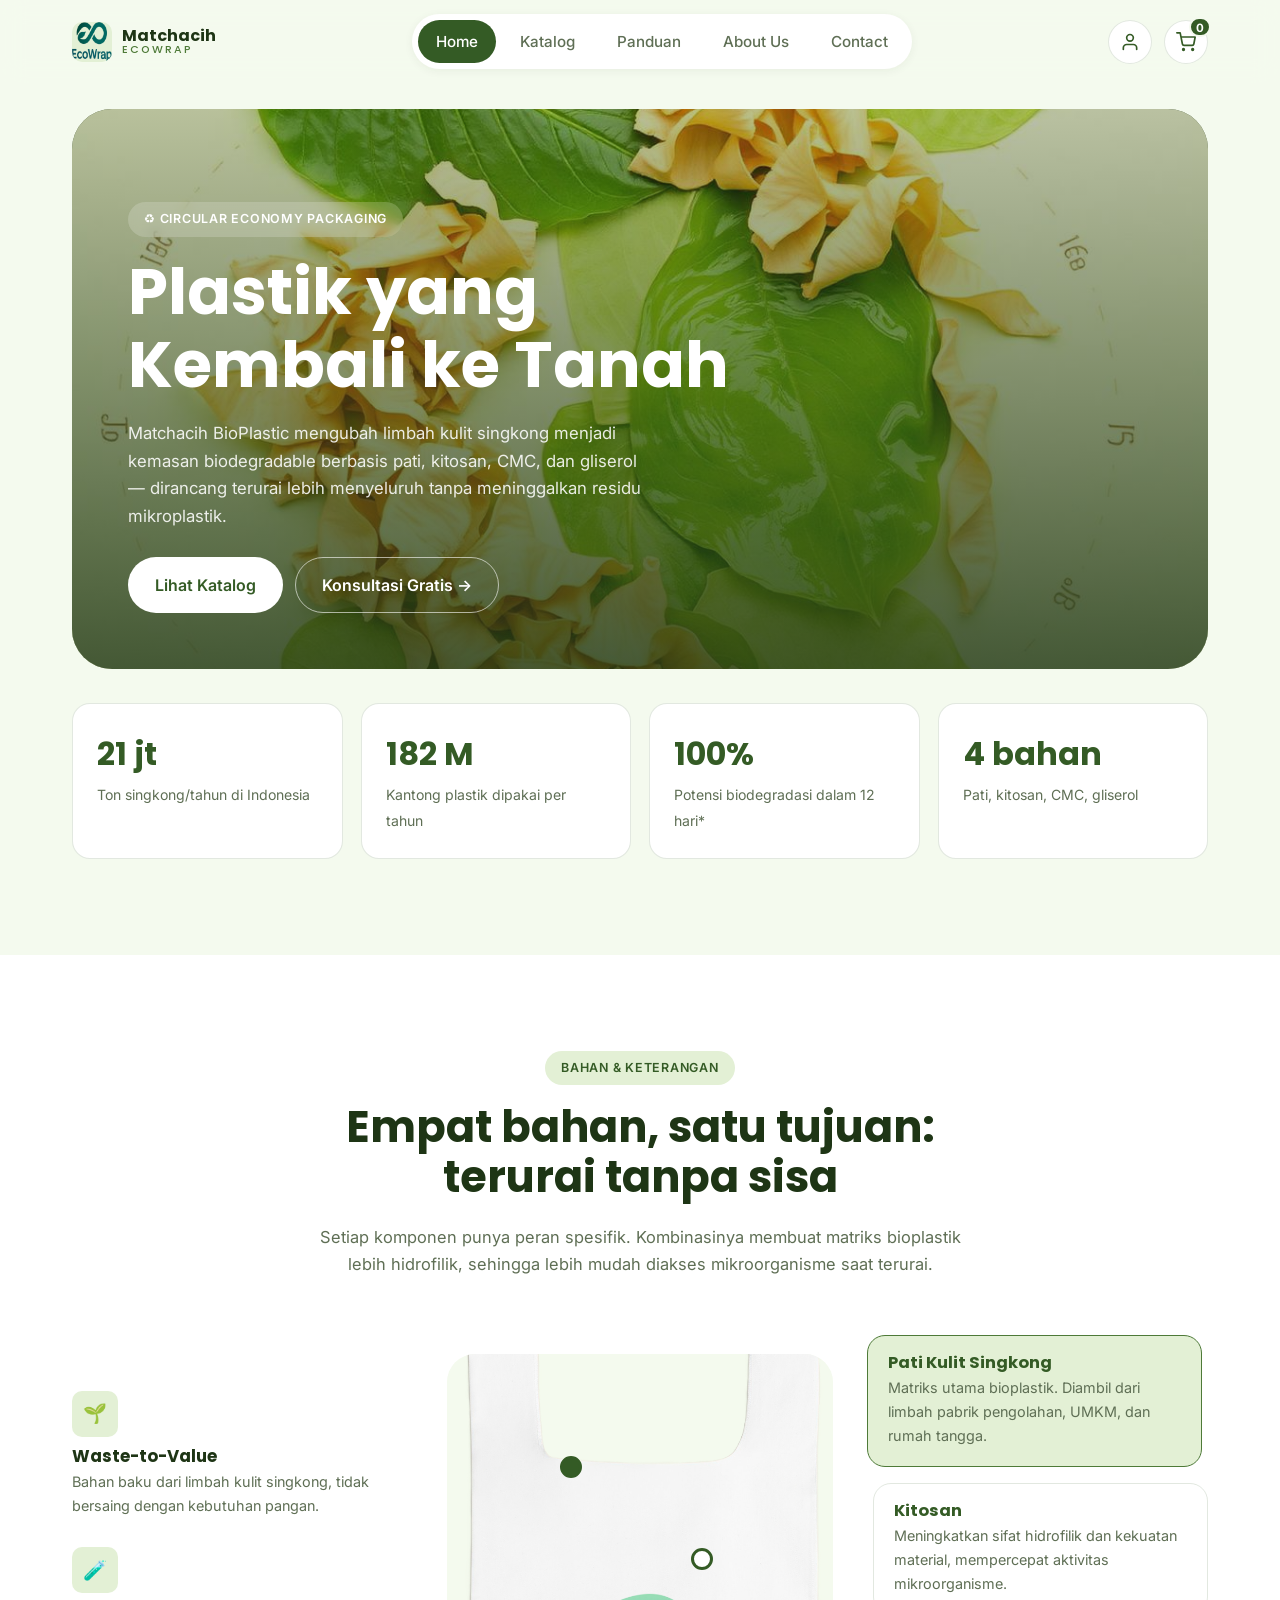
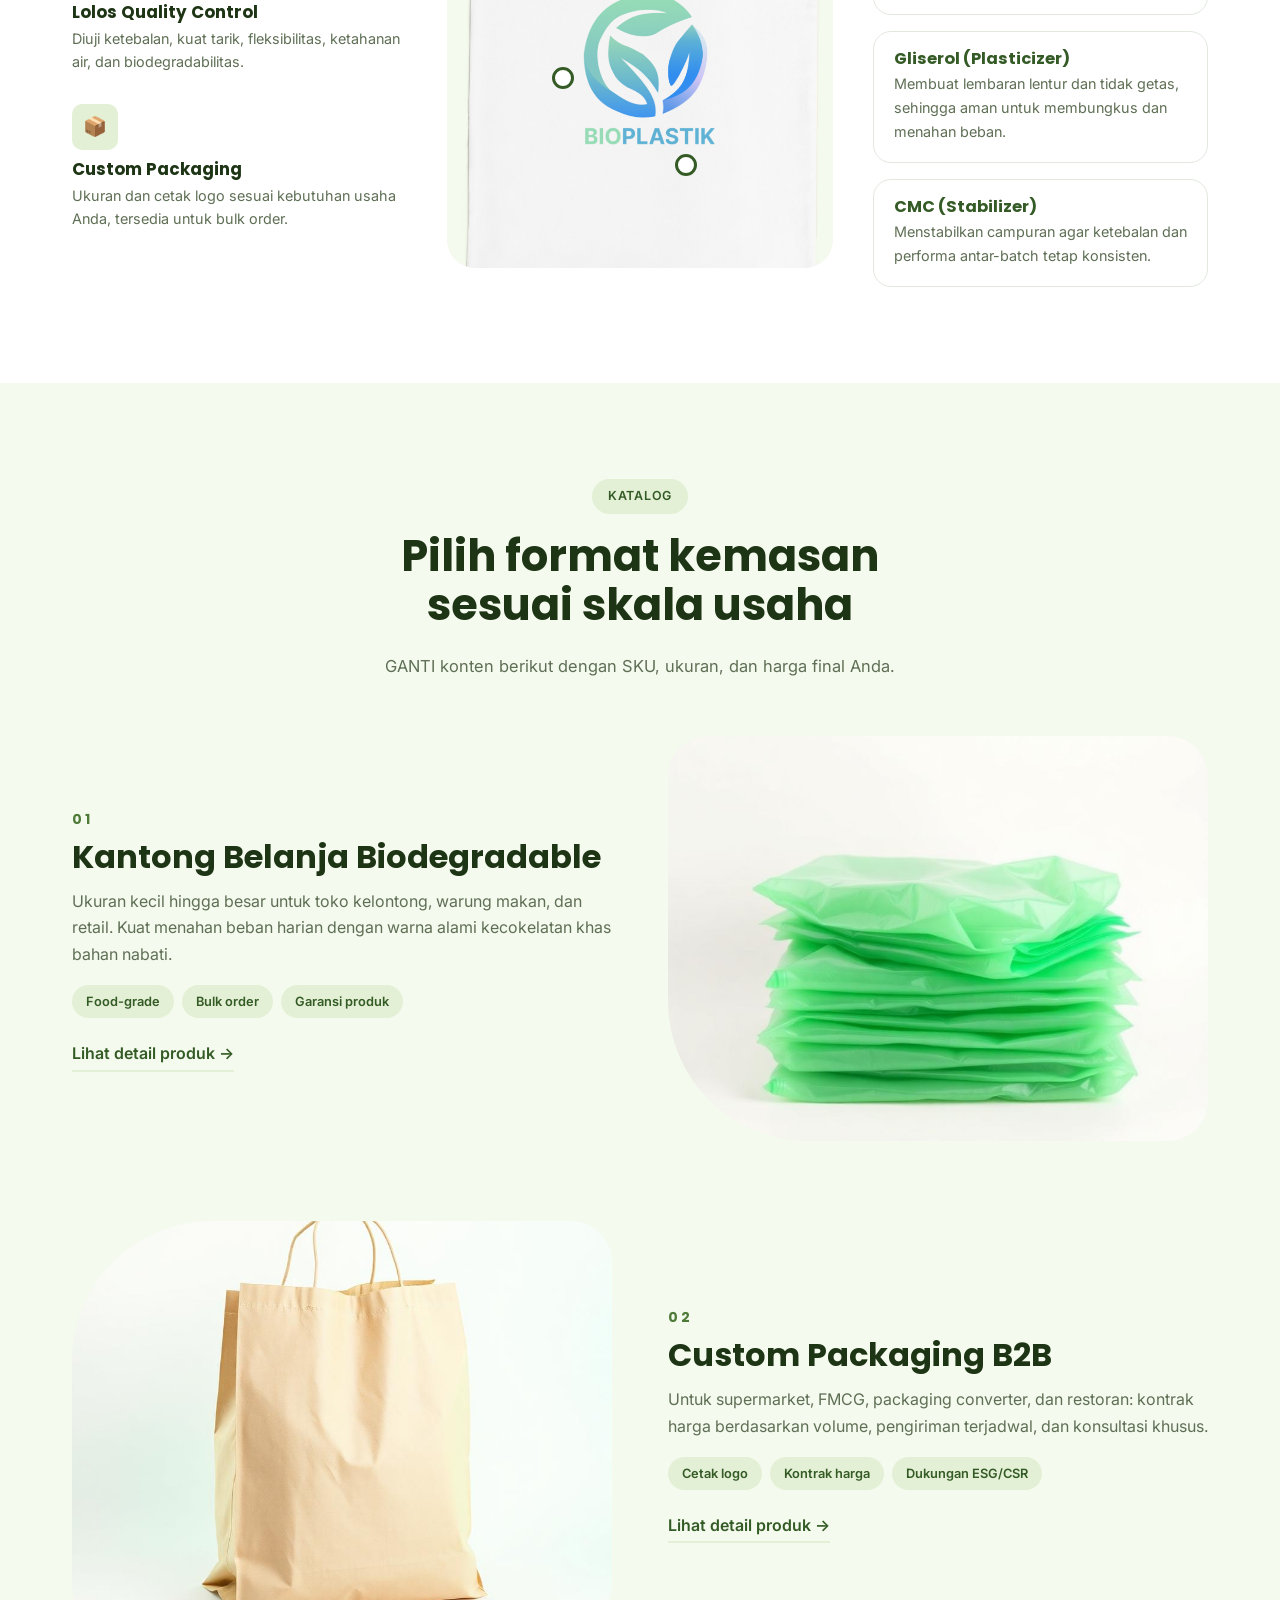
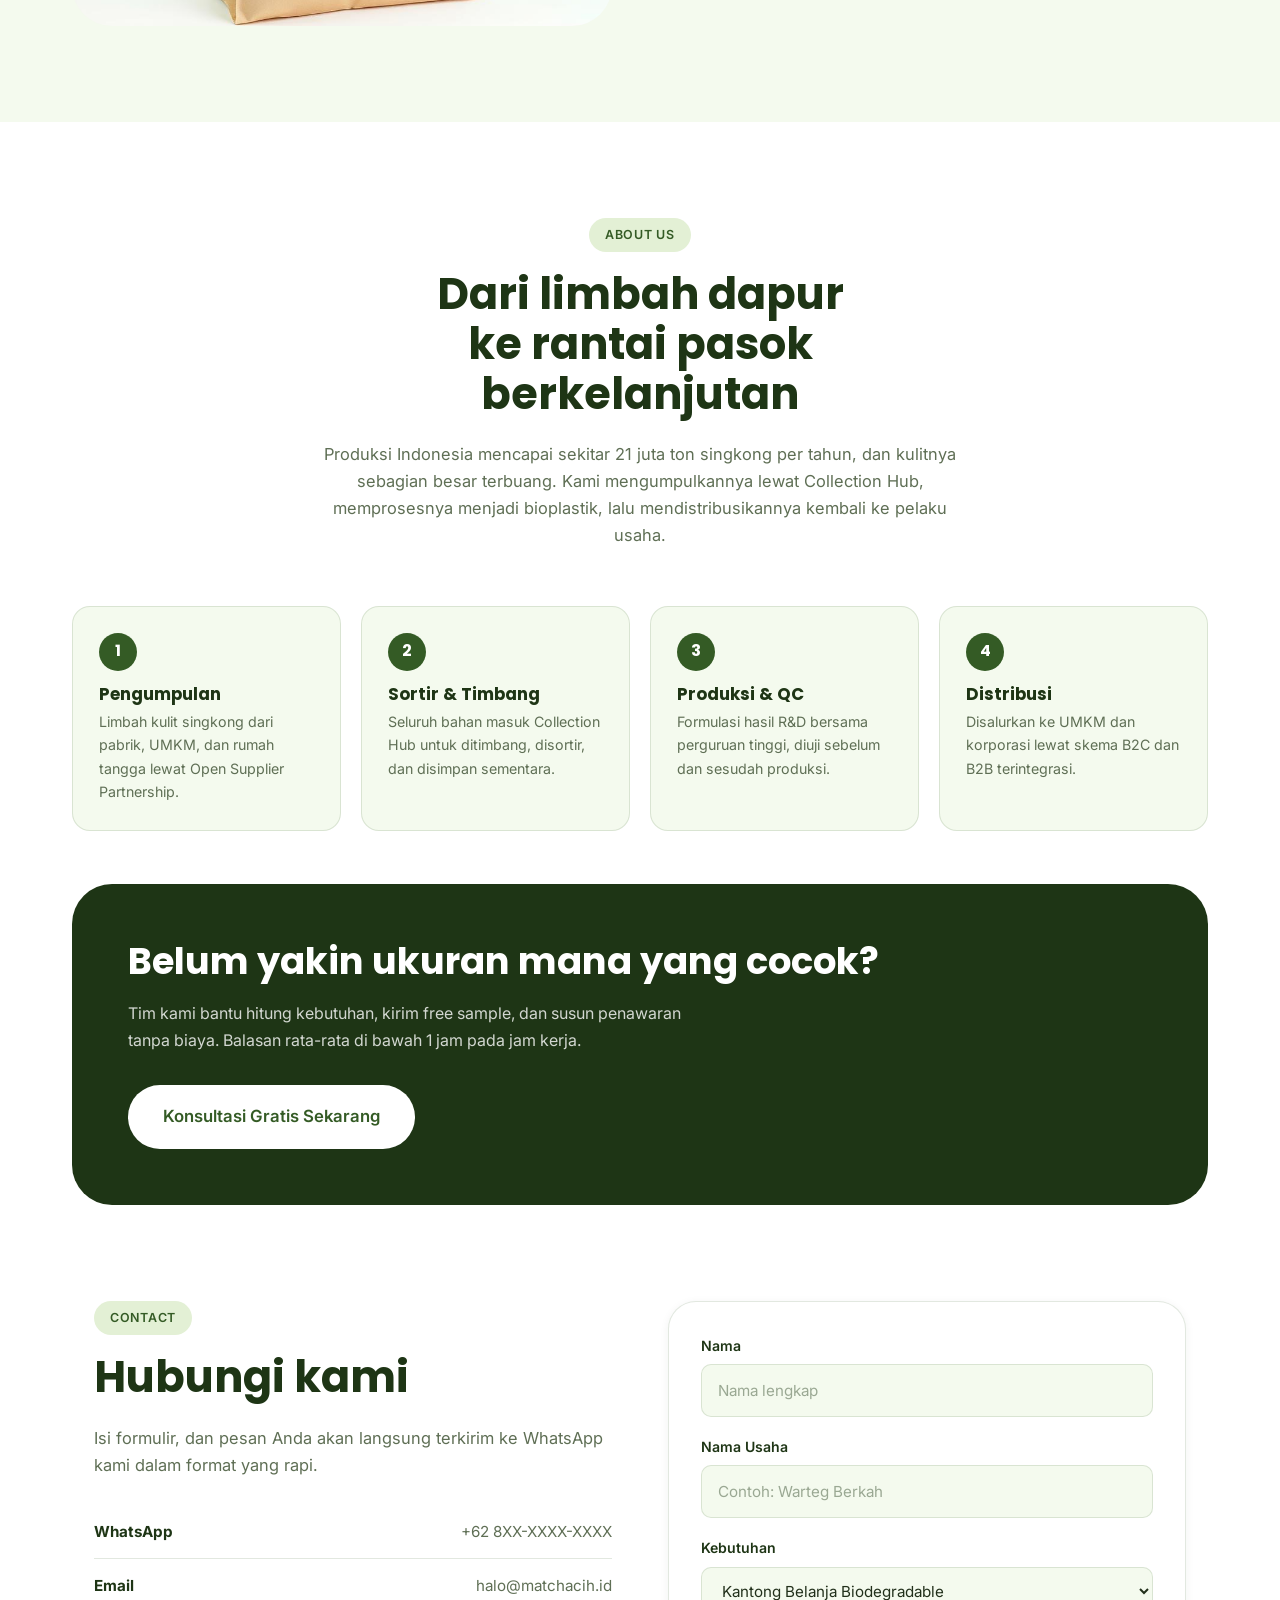
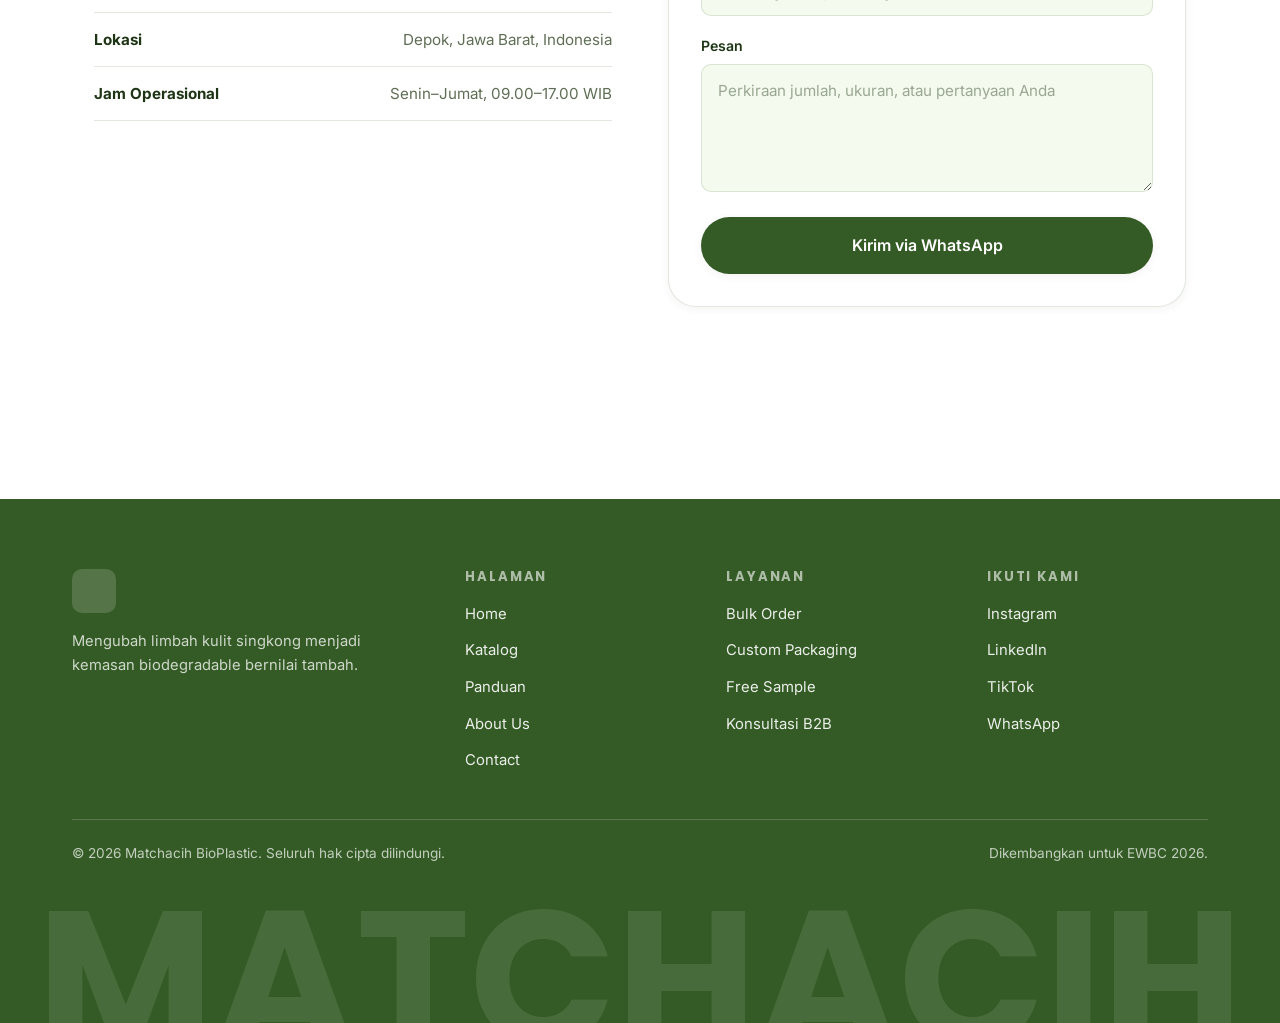
<file: index.html>
<!doctype html>
<html lang="id">
  <head>
    <meta charset="UTF-8" />
    <meta name="viewport" content="width=device-width, initial-scale=1.0" />
    <title>
      Matchacih EcoWrap — Kemasan Biodegradable dari Limbah Kulit Singkong
    </title>
    <meta
      name="description"
      content="Matchacih BioPlastic mengubah limbah kulit singkong menjadi kemasan biodegradable berbasis pati, kitosan, CMC, dan gliserol. Solusi sustainable packaging untuk UMKM dan korporasi."
    />

    <!-- Google Fonts: Poppins (heading) + Inter (body) -->
    <link rel="preconnect" href="https://fonts.googleapis.com" />
    <link rel="preconnect" href="https://fonts.gstatic.com" crossorigin />
    <link
      href="https://fonts.googleapis.com/css2?family=Inter:wght@400;500;600&family=Poppins:wght@500;600;700&display=swap"
      rel="stylesheet"
    />
    <link rel="icon" href="ecowrapLogo/favicon-32x32.png" type="image/x-icon" />
    <link rel="stylesheet" href="style.css" />
  </head>
  <body>
    <!-- Aksesibilitas: link lompat ke konten utama -->
    <a class="skip-link" href="#hero">Lewati ke konten utama</a>

    <!-- ============ HEADER / NAVBAR ============ -->
    <header class="site-header" id="siteHeader">
      <div class="container header-inner">
        <!-- KIRI: Logo -->
        <a href="#hero" class="brand">
          <!-- Masukkan logo Matchacih di sini (misal: assets/logo.png). Rasio ideal 1:1 -->
          <img
            class="brand__mark"
            src="ecowrapLogo/android-chrome-512x512.png"
            alt="Logo Matchacih BioPlastic"
            width="40"
            height="40"
          />
          <span class="brand__text"
            >Matchacih<span class="brand__accent">EcoWrap</span></span
          >
        </a>

        <!-- TENGAH: Navigasi -->
        <nav class="nav" id="mainNav" aria-label="Navigasi utama">
          <ul class="nav__list">
            <li>
              <a class="nav__link is-active" href="#hero" data-nav>Home</a>
            </li>
            <li><a class="nav__link" href="#katalog" data-nav>Katalog</a></li>
            <li>
              <a class="nav__link" href="panduan-pembuangan.html">Panduan</a>
            </li>
            <li><a class="nav__link" href="#about" data-nav>About Us</a></li>
            <li><a class="nav__link" href="#contact" data-nav>Contact</a></li>
          </ul>
        </nav>

        <!-- KANAN: Akun, Keranjang, CTA + tombol hamburger -->
        <div class="header-actions">
          <button
            class="icon-btn"
            id="userBtn"
            type="button"
            data-open-user
            aria-label="Buka menu akun"
          >
            <svg
              viewBox="0 0 24 24"
              width="20"
              height="20"
              fill="none"
              stroke="currentColor"
              stroke-width="2"
              stroke-linecap="round"
              stroke-linejoin="round"
            >
              <path d="M20 21v-2a4 4 0 0 0-4-4H8a4 4 0 0 0-4 4v2"></path>
              <circle cx="12" cy="7" r="4"></circle>
            </svg>
          </button>

          <a
            class="icon-btn"
            href="checkout.html"
            aria-label="Lihat keranjang belanja"
          >
            <svg
              viewBox="0 0 24 24"
              width="20"
              height="20"
              fill="none"
              stroke="currentColor"
              stroke-width="2"
              stroke-linecap="round"
              stroke-linejoin="round"
            >
              <circle cx="9" cy="21" r="1"></circle>
              <circle cx="20" cy="21" r="1"></circle>
              <path
                d="M1 1h4l2.68 13.39a2 2 0 0 0 2 1.61h9.72a2 2 0 0 0 2-1.61L23 6H6"
              ></path>
            </svg>
            <span class="icon-btn__badge" data-cart-badge hidden>0</span>
          </a>

          <!-- <a
            class="btn btn--primary btn--sm"
            data-wa
            href="https://wa.me/628XXXXXXXXXX?text=Halo%20saya%20tertarik%20dengan%20Matchacih%20BioPlastic"
            target="_blank"
            rel="noopener"
            >Konsultasi Gratis</a
          > -->

          <button
            class="nav-toggle"
            id="navToggle"
            type="button"
            aria-label="Buka menu navigasi"
            aria-expanded="false"
            aria-controls="mainNav"
          >
            <span class="nav-toggle__bar"></span>
            <span class="nav-toggle__bar"></span>
            <span class="nav-toggle__bar"></span>
          </button>
        </div>
      </div>
    </header>

    <main>
      <!-- ============ HERO SECTION ============ -->
      <section class="hero" id="hero">
        <div class="container">
          <div class="hero__card reveal">
            <!-- Masukkan landing_page.jpeg di sini (gambar latar hero, min. 1600x900px) -->
            <img
              class="hero__bg"
              src="img/bg_Hero.jpg"
              alt="Ladang singkong sebagai sumber bahan baku Matchacih BioPlastic"
            />

            <div class="hero__overlay"></div>

            <div class="hero__content">
              <span class="badge badge--light"
                >♻︎ Circular Economy Packaging</span
              >
              <h1 class="hero__title">Plastik yang<br />Kembali ke Tanah</h1>
              <p class="hero__subtitle">
                Matchacih BioPlastic mengubah limbah kulit singkong menjadi
                kemasan biodegradable berbasis pati, kitosan, CMC, dan gliserol
                — dirancang terurai lebih menyeluruh tanpa meninggalkan residu
                mikroplastik.
              </p>
              <div class="hero__actions">
                <a class="btn btn--light" href="#katalog">Lihat Katalog</a>
                <a
                  class="btn btn--ghost"
                  data-wa
                  href="https://wa.me/628XXXXXXXXXX?text=Halo%20saya%20tertarik%20dengan%20Matchacih%20BioPlastic"
                  target="_blank"
                  rel="noopener"
                  >Konsultasi Gratis →</a
                >
              </div>
            </div>

            <!-- Kartu mengambang ala referensi landing_page.jpeg -->
            <!-- <div class="hero__float"> 
              Masukkan product.jpeg di sini (thumbnail produk, rasio 1:1) 
              <img
                class="hero__float-img"
                src="img/mockup_Bioplastik.png"
                alt="Lembar Matchacih BioPlastic"
                width="72"
                height="72" 

              <div>
                <strong class="hero__float-title">Berbasis Riset</strong>
                <p class="hero__float-desc">
                  Formulasi dikembangkan bersama perguruan tinggi (R&amp;D).
                </p>
              </div> 
            </div> -->
          </div>

          <!-- Strip statistik -->
          <div class="stats reveal">
            <div class="stat">
              <span class="stat__num" data-count="21" data-suffix=" jt">0</span>
              <span class="stat__label">Ton singkong/tahun di Indonesia</span>
            </div>
            <div class="stat">
              <span class="stat__num" data-count="182" data-suffix=" M">0</span>
              <span class="stat__label">Kantong plastik dipakai per tahun</span>
            </div>
            <div class="stat">
              <span class="stat__num" data-count="100" data-suffix="%">0</span>
              <span class="stat__label"
                >Potensi biodegradasi dalam 12 hari*</span
              >
            </div>
            <div class="stat">
              <span class="stat__num" data-count="4" data-suffix=" bahan"
                >0</span
              >
              <span class="stat__label">Pati, kitosan, CMC, gliserol</span>
            </div>
          </div>  
        </div>
      </section>

      <!-- ============ PRODUCT DETAILS (BAHAN & KETERANGAN) ============ -->
      <section class="product" id="product">
        <div class="container">
          <header class="section-head reveal">
            <span class="badge">Bahan &amp; Keterangan</span>
            <h2 class="section-title">
              Empat bahan, satu tujuan:<br />terurai tanpa sisa
            </h2>
            <p class="section-desc">
              Setiap komponen punya peran spesifik. Kombinasinya membuat matriks
              bioplastik lebih hidrofilik, sehingga lebih mudah diakses
              mikroorganisme saat terurai.
            </p>
          </header>

          <div class="product__grid reveal">
            <!-- Kolom kiri: keunggulan ringkas -->
            <aside class="product__side product__side--left">
              <div class="feature">
                <span class="feature__icon" aria-hidden="true">🌱</span>
                <h3 class="feature__title">Waste-to-Value</h3>
                <p class="feature__desc">
                  Bahan baku dari limbah kulit singkong, tidak bersaing dengan
                  kebutuhan pangan.
                </p>
              </div>
              <div class="feature">
                <span class="feature__icon" aria-hidden="true">🧪</span>
                <h3 class="feature__title">Lolos Quality Control</h3>
                <p class="feature__desc">
                  Diuji ketebalan, kuat tarik, fleksibilitas, ketahanan air, dan
                  biodegradabilitas.
                </p>
              </div>
              <div class="feature">
                <span class="feature__icon" aria-hidden="true">📦</span>
                <h3 class="feature__title">Custom Packaging</h3>
                <p class="feature__desc">
                  Ukuran dan cetak logo sesuai kebutuhan usaha Anda, tersedia
                  untuk bulk order.
                </p>
              </div>
            </aside>

            <!-- Kolom tengah: gambar produk + titik hotspot -->
            <figure class="product__stage">
              <!-- Masukkan product.jpeg di sini (foto produk, latar polos, min. 900x1200px) -->
              <img
                class="product__img"
                src="img/mockup_Bioplastik.png"
                alt="Lembar Matchacih BioPlastic dari pati kulit singkong"
              />

              <!-- Hotspot: posisi diatur lewat CSS custom property --x / --y -->
              <button
                class="hotspot"
                type="button"
                data-target="pati"
                style="--x: 32%; --y: 22%"
                aria-label="Sorot bahan Pati Kulit Singkong"
              ></button>
              <button
                class="hotspot"
                type="button"
                data-target="kitosan"
                style="--x: 66%; --y: 40%"
                aria-label="Sorot bahan Kitosan"
              ></button>
              <button
                class="hotspot"
                type="button"
                data-target="gliserol"
                style="--x: 30%; --y: 63%"
                aria-label="Sorot bahan Gliserol"
              ></button>
              <button
                class="hotspot"
                type="button"
                data-target="cmc"
                style="--x: 62%; --y: 80%"
                aria-label="Sorot bahan CMC"
              ></button>
            </figure>

            <!-- Kolom kanan: keterangan bahan -->
            <div class="product__side product__side--right">
              <article class="callout" id="pati" data-callout="pati">
                <h3 class="callout__title">Pati Kulit Singkong</h3>
                <p class="callout__desc">
                  Matriks utama bioplastik. Diambil dari limbah pabrik
                  pengolahan, UMKM, dan rumah tangga.
                </p>
              </article>
              <article class="callout" id="kitosan" data-callout="kitosan">
                <h3 class="callout__title">Kitosan</h3>
                <p class="callout__desc">
                  Meningkatkan sifat hidrofilik dan kekuatan material,
                  mempercepat aktivitas mikroorganisme.
                </p>
              </article>
              <article class="callout" id="gliserol" data-callout="gliserol">
                <h3 class="callout__title">Gliserol (Plasticizer)</h3>
                <p class="callout__desc">
                  Membuat lembaran lentur dan tidak getas, sehingga aman untuk
                  membungkus dan menahan beban.
                </p>
              </article>
              <article class="callout" id="cmc" data-callout="cmc">
                <h3 class="callout__title">CMC (Stabilizer)</h3>
                <p class="callout__desc">
                  Menstabilkan campuran agar ketebalan dan performa antar-batch
                  tetap konsisten.
                </p>
              </article>
            </div>
          </div>
        </div>
      </section>

      <!-- ============ KATALOG ============ -->
      <section class="katalog" id="katalog">
        <div class="container">
          <header class="section-head reveal">
            <span class="badge">Katalog</span>
            <h2 class="section-title">
              Pilih format kemasan<br />sesuai skala usaha
            </h2>
            <p class="section-desc">
              GANTI konten berikut dengan SKU, ukuran, dan harga final Anda.
            </p>
          </header>

          <!-- Baris 1: gambar kanan -->
          <article class="zigzag reveal">
            <div class="zigzag__text">
              <span class="zigzag__index">01</span>
              <h3 class="zigzag__title">Kantong Belanja Biodegradable</h3>
              <p class="zigzag__desc">
                Ukuran kecil hingga besar untuk toko kelontong, warung makan,
                dan retail. Kuat menahan beban harian dengan warna alami
                kecokelatan khas bahan nabati.
              </p>
              <ul class="tag-list">
                <li class="tag">Food-grade</li>
                <li class="tag">Bulk order</li>
                <li class="tag">Garansi produk</li>
              </ul>
              <div class="zigzag__links">
                <a class="link-arrow" href="product.html?slug=kantong-belanja"
                  >Lihat detail produk</a
                >
                <!-- <a
                  class="link-arrow"
                  data-wa
                  href="https://wa.me/628XXXXXXXXXX?text=Halo%20saya%20tertarik%20dengan%20Matchacih%20BioPlastic"
                  target="_blank"
                  rel="noopener"
                  >Minta penawaran</a
                > -->
              </div>
            </div>
            <div class="zigzag__media zigzag__media--a">
              <!-- Masukkan foto produk kantong belanja di sini (rasio 4:3) -->
              <img
                src="img/bioplastik.jpg"
                alt="Kantong belanja biodegradable Matchacih"
              />
            </div>
          </article>

          <!-- Baris 2: gambar kiri (dibalik lewat class --reverse) -->
          <!-- <article class="zigzag zigzag--reverse reveal">
            <div class="zigzag__text">
              <span class="zigzag__index">02</span>
              <h3 class="zigzag__title">Kemasan Food-Grade</h3>
              <p class="zigzag__desc">
                Untuk UMKM kuliner yang butuh pembungkus aman dan tahan terhadap
                makanan berkuah, tanpa menaikkan biaya modal secara signifikan.
              </p>
              <ul class="tag-list">
                <li class="tag">Tahan air</li>
                <li class="tag">Panduan pembuangan</li>
                <li class="tag">Free sample</li>
              </ul>
              <div class="zigzag__links">
                <a
                  class="link-arrow"
                  href="product.html?slug=kemasan-food-grade"
                  >Lihat detail produk</a
                >
                <a
                  class="link-arrow"
                  data-wa
                  href="https://wa.me/628XXXXXXXXXX?text=Halo%20saya%20tertarik%20dengan%20Matchacih%20BioPlastic"
                  target="_blank"
                  rel="noopener"
                  >Minta penawaran</a
                >
              </div>
            </div>
            <div class="zigzag__media zigzag__media--b">
              <img
                src="[data-uri]"
                alt="Kemasan food-grade Matchacih BioPlastic"
              />
            </div>
          </article> 
        -->

          <!-- Baris 3: gambar kanan -->
          <article class="zigzag zigzag--reverse reveal">
            <div class="zigzag__text">
              <span class="zigzag__index">02</span>
              <h3 class="zigzag__title">Custom Packaging B2B</h3>
              <p class="zigzag__desc">
                Untuk supermarket, FMCG, packaging converter, dan restoran:
                kontrak harga berdasarkan volume, pengiriman terjadwal, dan
                konsultasi khusus.
              </p>
              <ul class="tag-list">
                <li class="tag">Cetak logo</li>
                <li class="tag">Kontrak harga</li>
                <li class="tag">Dukungan ESG/CSR</li>
              </ul>
              <div class="zigzag__links">
                <a
                  class="link-arrow"
                  href="product.html?slug=custom-packaging-b2b"
                  >Lihat detail produk</a
                >
                <!-- <a
                  class="link-arrow"
                  data-wa
                  href="https://wa.me/628XXXXXXXXXX?text=Halo%20saya%20tertarik%20dengan%20Matchacih%20BioPlastic"
                  target="_blank"
                  rel="noopener"
                  >Minta penawaran</a
                > -->
              </div>
            </div>
            <div class="zigzag__media zigzag__media--c">
              <!-- Masukkan foto custom packaging B2B di sini (rasio 4:3) -->
              <img
                src="img/bioplastik_B2B.jpg"
                alt="Custom packaging B2B Matchacih BioPlastic"
              />
            </div>
          </article>
        </div>
      </section>

      <!-- ============ ABOUT US ============ -->
      <section class="about" id="about">
        <div class="container">
          <header class="section-head reveal">
            <span class="badge">About Us</span>
            <h2 class="section-title">
              Dari limbah dapur<br />ke rantai pasok berkelanjutan
            </h2>
            <p class="section-desc">
              Produksi Indonesia mencapai sekitar 21 juta ton singkong per
              tahun, dan kulitnya sebagian besar terbuang. Kami mengumpulkannya
              lewat Collection Hub, memprosesnya menjadi bioplastik, lalu
              mendistribusikannya kembali ke pelaku usaha.
            </p>
          </header>

          <ol class="steps reveal">
            <li class="step">
              <span class="step__num">1</span>
              <h3 class="step__title">Pengumpulan</h3>
              <p class="step__desc">
                Limbah kulit singkong dari pabrik, UMKM, dan rumah tangga lewat
                Open Supplier Partnership.
              </p>
            </li>
            <li class="step">
              <span class="step__num">2</span>
              <h3 class="step__title">Sortir &amp; Timbang</h3>
              <p class="step__desc">
                Seluruh bahan masuk Collection Hub untuk ditimbang, disortir,
                dan disimpan sementara.
              </p>
            </li>
            <li class="step">
              <span class="step__num">3</span>
              <h3 class="step__title">Produksi &amp; QC</h3>
              <p class="step__desc">
                Formulasi hasil R&amp;D bersama perguruan tinggi, diuji sebelum
                dan sesudah produksi.
              </p>
            </li>
            <li class="step">
              <span class="step__num">4</span>
              <h3 class="step__title">Distribusi</h3>
              <p class="step__desc">
                Disalurkan ke UMKM dan korporasi lewat skema B2C dan B2B
                terintegrasi.
              </p>
            </li>
          </ol>

          <!-- Showcase platform digital -->
          <!-- <div class="platform reveal">
            <div class="platform__intro">
              <h3 class="platform__title">
                Satu platform untuk seluruh proses pemesanan
              </h3>
              <p class="platform__desc">
                Konsultasi, request quotation, custom packaging, bulk order,
                hingga repeat order dan program referral — semuanya dalam satu
                sistem.
              </p>
            </div>
            <div class="platform__shots">
              <figure class="shot">
              
                <a href="#katalog">
                  <img
                    src="[data-uri]"
                    alt="Tampilan halaman katalog platform Matchacih"
                  />
                </a>
                <figcaption>Katalog</figcaption>
              </figure>
              <figure class="shot">
                
                <a href="checkout.html">
                  <img
                    src="[data-uri]"
                    alt="Tampilan halaman checkout platform Matchacih"
                  />
                </a>
                <figcaption>Checkout</figcaption>
              </figure>
              <figure class="shot">
             
                <button
                  type="button"
                  class="shot-trigger"
                  data-open-user
                  aria-label="Buka menu akun"
                >
                  <img
                    src="[data-uri]"
                    alt="Tampilan halaman akun pengguna"
                  />
                </button>
                <figcaption>Akun</figcaption>
              </figure>
              <figure class="shot">
                
                <button
                  type="button"
                  class="shot-trigger"
                  data-open-referral
                  aria-label="Bagikan kode referral"
                >
                  <img
                    src="[data-uri]"
                    alt="Tampilan berbagi kode referral"
                  />
                </button>
                <figcaption>Referral</figcaption>
              </figure>
            </div>
          </div>
        </div>
      </section> -->
      <br>
      <br>
      <!-- ============ CTA WHATSAPP ============ -->
      <section class="cta-wa">
        <div class="container cta-wa__inner reveal">
          <div>
            <h2 class="cta-wa__title">Belum yakin ukuran mana yang cocok?</h2>
            <p class="cta-wa__desc">
              Tim kami bantu hitung kebutuhan, kirim free sample, dan susun
              penawaran tanpa biaya. Balasan rata-rata di bawah 1 jam pada jam
              kerja.
            </p>
          </div>
          <a
            class="btn btn--light btn--lg"
            data-wa
            href="https://wa.me/628XXXXXXXXXX?text=Halo%20saya%20tertarik%20dengan%20Matchacih%20BioPlastic"
            target="_blank"
            rel="noopener"
            >Konsultasi Gratis Sekarang</a
          >
        </div>
      </section>

      <!-- ============ CONTACT ============ -->
      <section class="contact" id="contact">
        <div class="container contact__grid">
          <div class="contact__info reveal">
            <span class="badge">Contact</span>
            <h2 class="section-title">Hubungi kami</h2>
            <p class="section-desc">
              Isi formulir, dan pesan Anda akan langsung terkirim ke WhatsApp
              kami dalam format yang rapi.
            </p>
            <ul class="contact__list">
              <li>
                <strong>WhatsApp</strong
                ><span data-wa-display>+62 8XX-XXXX-XXXX</span>
              </li>
              <li><strong>Email</strong><span>halo@matchacih.id</span></li>
              <li>
                <strong>Lokasi</strong><span>Depok, Jawa Barat, Indonesia</span>
              </li>
              <li>
                <strong>Jam Operasional</strong
                ><span>Senin–Jumat, 09.00–17.00 WIB</span>
              </li>
            </ul>
          </div>

          <!-- Form ini TIDAK mengirim ke server. Isinya dirakit jadi pesan WhatsApp oleh script.js -->
          <form class="contact__form reveal" id="waForm" novalidate>
            <div class="field">
              <label for="fName">Nama</label>
              <input
                type="text"
                id="fName"
                name="nama"
                placeholder="Nama lengkap"
                required
              />
            </div>
            <div class="field">
              <label for="fBusiness">Nama Usaha</label>
              <input
                type="text"
                id="fBusiness"
                name="usaha"
                placeholder="Contoh: Warteg Berkah"
              />
            </div>
            <div class="field">
              <label for="fNeed">Kebutuhan</label>
              <select id="fNeed" name="kebutuhan">
                <option>Kantong Belanja Biodegradable</option>
                <option>Kemasan Food-Grade</option>
                <option>Custom Packaging B2B</option>
                <option>Free Sample</option>
              </select>
            </div>
            <div class="field">
              <label for="fMessage">Pesan</label>
              <textarea
                id="fMessage"
                name="pesan"
                rows="4"
                placeholder="Perkiraan jumlah, ukuran, atau pertanyaan Anda"
              ></textarea>
            </div>
            <p class="form-error" id="formError" role="alert" hidden></p>
            <button class="btn btn--primary btn--block" type="submit">
              Kirim via WhatsApp
            </button>
          </form>
        </div>
      </section>
    </main>

    <!-- ============ FOOTER ============ -->
    <footer class="site-footer">
      <div class="container">
        <div class="footer__grid">
          <div class="footer__brand">
            <!-- Masukkan logo versi putih di sini -->
            <img
              class="footer__logo"
              src="[data-uri]"
              alt="Logo Matchacih BioPlastic"
              width="44"
              height="44"
            />
            <p class="footer__tagline">
              Mengubah limbah kulit singkong menjadi kemasan biodegradable
              bernilai tambah.
            </p>
          </div>

          <nav class="footer__col" aria-label="Tautan halaman">
            <h3 class="footer__heading">Halaman</h3>
            <ul>
              <li><a href="#hero">Home</a></li>
              <li><a href="#katalog">Katalog</a></li>
              <li><a href="panduan-pembuangan.html">Panduan</a></li>
              <li><a href="#about">About Us</a></li>
              <li><a href="#contact">Contact</a></li>
            </ul>
          </nav>

          <div class="footer__col">
            <h3 class="footer__heading">Layanan</h3>
            <ul>
              <li><a href="#katalog">Bulk Order</a></li>
              <li><a href="#katalog">Custom Packaging</a></li>
              <li><a href="#contact">Free Sample</a></li>
              <li><a href="#contact">Konsultasi B2B</a></li>
            </ul>
          </div>

          <div class="footer__col">
            <h3 class="footer__heading">Ikuti Kami</h3>
            <ul class="social">
              <li>
                <a
                  href="#"
                  aria-label="Instagram Matchacih"
                  target="_blank"
                  rel="noopener"
                  >Instagram</a
                >
              </li>
              <li>
                <a
                  href="#"
                  aria-label="LinkedIn Matchacih"
                  target="_blank"
                  rel="noopener"
                  >LinkedIn</a
                >
              </li>
              <li>
                <a
                  href="#"
                  aria-label="TikTok Matchacih"
                  target="_blank"
                  rel="noopener"
                  >TikTok</a
                >
              </li>
              <li>
                <a
                  data-wa
                  href="https://wa.me/628XXXXXXXXXX?text=Halo%20saya%20tertarik%20dengan%20Matchacih%20BioPlastic"
                  target="_blank"
                  rel="noopener"
                  >WhatsApp</a
                >
              </li>
            </ul>
          </div>
        </div>

        <div class="footer__bottom">
          <p>
            &copy; <span id="year">2026</span> Matchacih BioPlastic. Seluruh hak
            cipta dilindungi.
          </p>
          <p>Dikembangkan untuk EWBC 2026.</p>
        </div>

        <div class="footer__wordmark" aria-hidden="true">MATCHACIH</div>
      </div>
    </footer>

    <!-- ============ PANEL AKUN (DUMMY) ============ -->
    <div class="user-panel" id="userPanel" aria-hidden="true">
      <div class="user-panel__backdrop" data-close-user></div>
      <aside
        class="user-panel__sheet"
        role="dialog"
        aria-modal="true"
        aria-labelledby="userPanelTitle"
      >
        <button
          class="user-panel__close"
          type="button"
          data-close-user
          aria-label="Tutup menu akun"
        >
          ✕
        </button>

        <div class="user-profile">
          <div
            class="user-profile__avatar"
            aria-hidden="true"
            data-user-initials
          ></div>
          <h3
            class="user-profile__name"
            id="userPanelTitle"
            data-user-name
          ></h3>
          <p class="user-profile__business" data-user-business></p>
          <span class="badge user-profile__tier" data-user-tier></span>
        </div>

        <dl class="user-profile__meta">
          <div>
            <dt>No. WhatsApp</dt>
            <dd data-user-phone></dd>
          </div>
          <div>
            <dt>Email</dt>
            <dd data-user-email></dd>
          </div>
          <div>
            <dt>Member Sejak</dt>
            <dd data-user-member-since></dd>
          </div>
        </dl>

        <div class="user-points">
          <div class="user-points__label">Poin Anda</div>
          <div class="user-points__value">
            <span data-user-points>0</span> <span>poin</span>
          </div>
          <p class="user-points__note">
            Tukar poin dengan diskon di pemesanan berikutnya.
          </p>
        </div>

        <button
          class="btn btn--primary btn--block"
          type="button"
          data-open-referral
        >
          🎁 Bagikan Kode Referral
        </button>
      </aside>
    </div>

    <!-- ============ POP-UP BAGIKAN REFERRAL ============ -->
    <div class="referral-modal" id="referralModal" aria-hidden="true">
      <div class="referral-modal__backdrop" data-close-referral></div>
      <div
        class="referral-modal__sheet"
        role="dialog"
        aria-modal="true"
        aria-labelledby="referralTitle"
      >
        <button
          class="referral-modal__close"
          type="button"
          data-close-referral
          aria-label="Tutup"
        >
          ✕
        </button>

        <span class="badge referral-modal__ribbon"
          >Berlaku Tanpa Batas Waktu</span
        >

        <div class="referral-modal__card">
          <div class="referral-modal__card-head">Matchacih BioPlastic</div>
          <p class="referral-modal__earn" id="referralTitle">
            PARTNER YANG ANDA AJAK<br /><strong>DAPAT DISKON 10%</strong>
          </p>
          <p class="referral-modal__sub">
            Mereka dapat voucher ongkir untuk pemesanan pertama
          </p>
        </div>

        <p class="referral-modal__desc">
          <strong>Ajak partner usaha Anda</strong> dan gunakan kode referral
          unik Anda!
        </p>

        <div class="referral-modal__reward">
          <div>
            <span>ANDA DAPAT</span>
            <strong>+250 <small>poin</small></strong>
          </div>
          <div class="referral-modal__plus">+</div>
          <div>
            <span>MEREKA DAPAT</span>
            <strong>10% <small>diskon</small></strong>
          </div>
        </div>

        <div class="referral-modal__code">
          <span data-referral-code>MATCHA-XXXXX</span>
          <button type="button" id="copyReferralBtn">Salin</button>
        </div>

        <a
          class="btn btn--primary btn--block"
          id="shareReferralBtn"
          href="#"
          target="_blank"
          rel="noopener"
          >Bagikan via WhatsApp</a
        >
      </div>
    </div>

    <!-- ============ FLOATING WHATSAPP BUTTON ============ -->
    <a
      class="wa-float"
      id="waFloat"
      data-wa
      href="https://wa.me/628XXXXXXXXXX?text=Halo%20saya%20tertarik%20dengan%20Matchacih%20BioPlastic"
      target="_blank"
      rel="noopener"
      aria-label="Konsultasi gratis via WhatsApp"
    >
      <span class="wa-float__icon" aria-hidden="true">
        <svg viewBox="0 0 24 24" width="22" height="22" fill="currentColor">
          <path
            d="M12.04 2C6.58 2 2.13 6.45 2.13 11.91c0 1.75.46 3.45 1.32 4.95L2 22l5.25-1.38a9.9 9.9 0 0 0 4.79 1.22h.01c5.46 0 9.91-4.45 9.91-9.91 0-2.65-1.03-5.14-2.9-7.01A9.82 9.82 0 0 0 12.04 2Zm5.8 14.03c-.25.69-1.45 1.32-2 1.4-.53.08-1.18.11-1.9-.12-.44-.14-1-.33-1.72-.64-3.03-1.31-5-4.36-5.16-4.57-.15-.2-1.23-1.63-1.23-3.11s.78-2.21 1.06-2.51c.27-.3.6-.38.79-.38.2 0 .4 0 .57.01.18.01.43-.07.67.51.25.6.85 2.08.93 2.23.07.15.12.33.02.53-.1.2-.15.33-.3.5-.15.18-.31.4-.44.53-.15.15-.3.31-.13.6.17.3.76 1.25 1.63 2.03 1.12 1 2.06 1.31 2.36 1.46.3.15.47.13.64-.08.18-.2.74-.86.94-1.16.2-.3.4-.25.66-.15.27.1 1.7.8 1.99.95.3.15.49.22.56.35.07.13.07.74-.18 1.42Z"
          />
        </svg>
      </span>
      <span class="wa-float__label">Konsultasi Gratis Sekarang</span>
    </a>

    <script src="script.js"></script>
    <script src="shop.js"></script>
  </body>
</html>
</file>
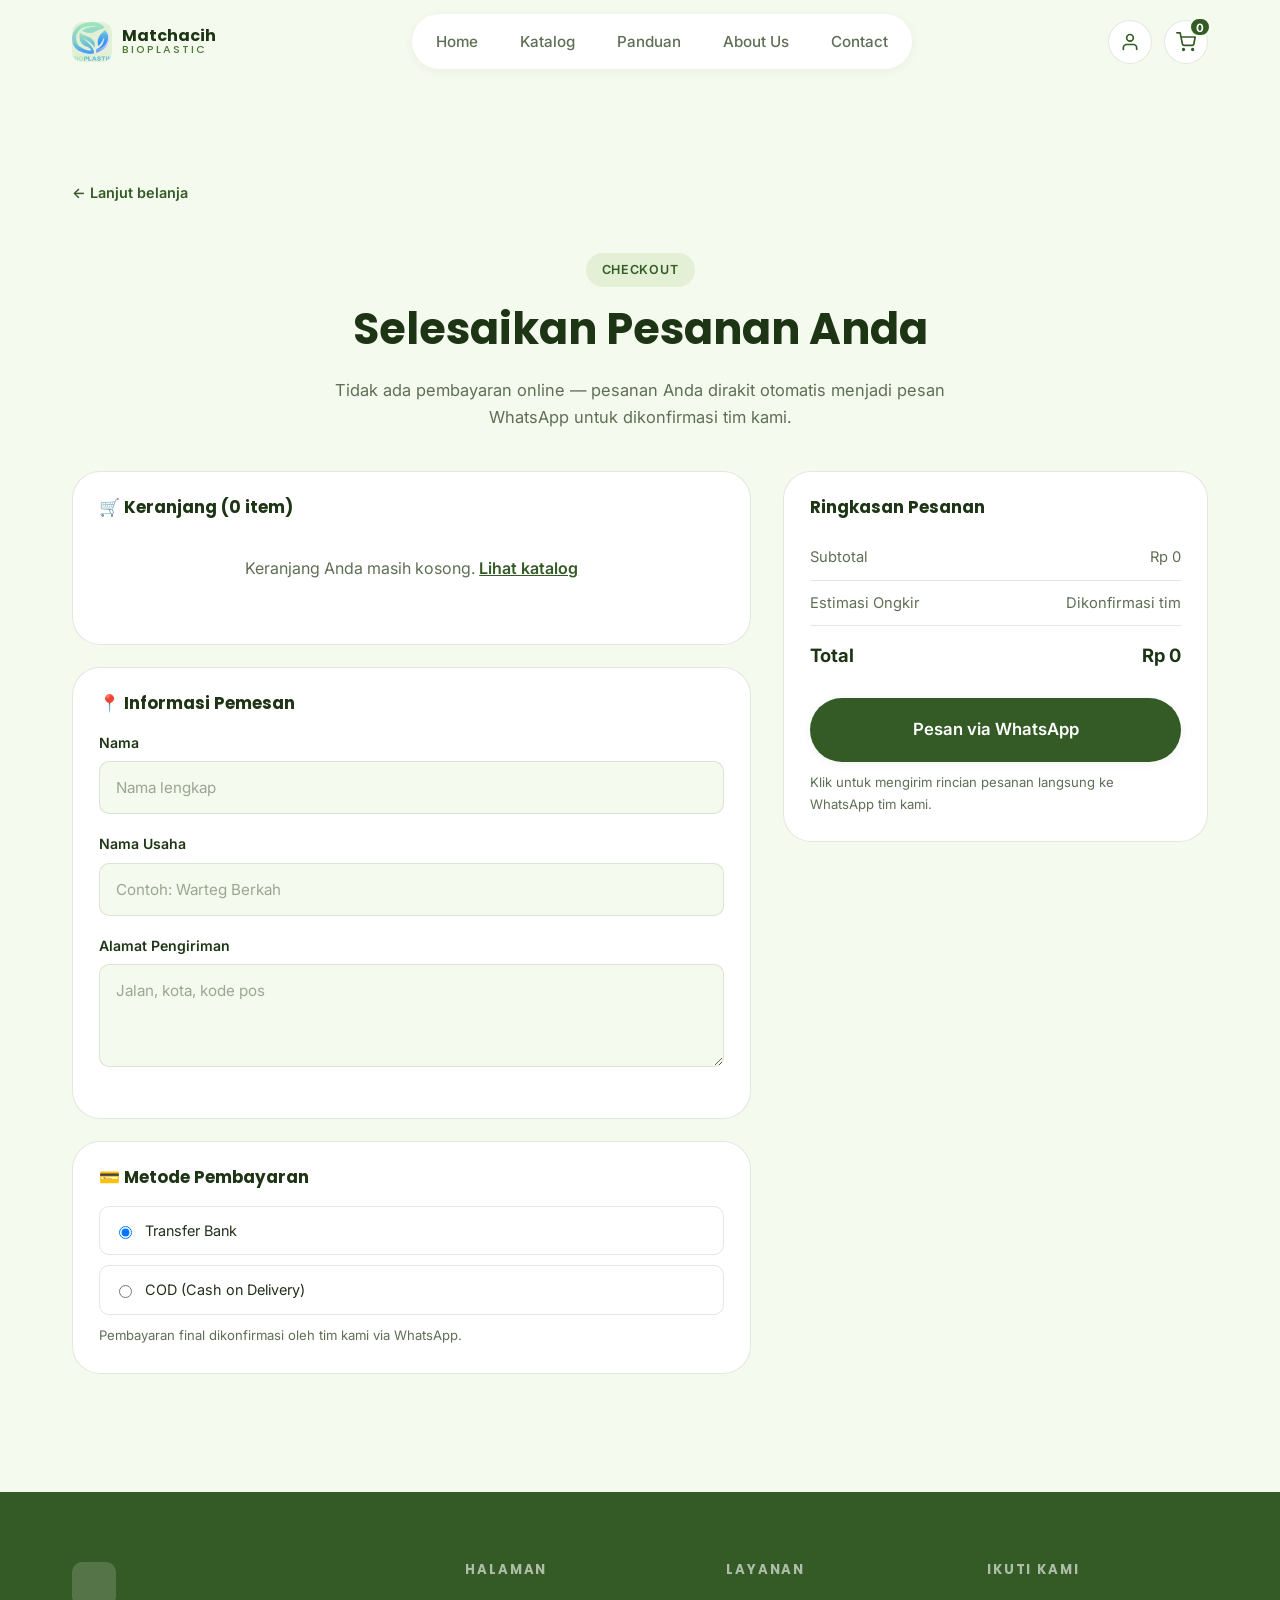
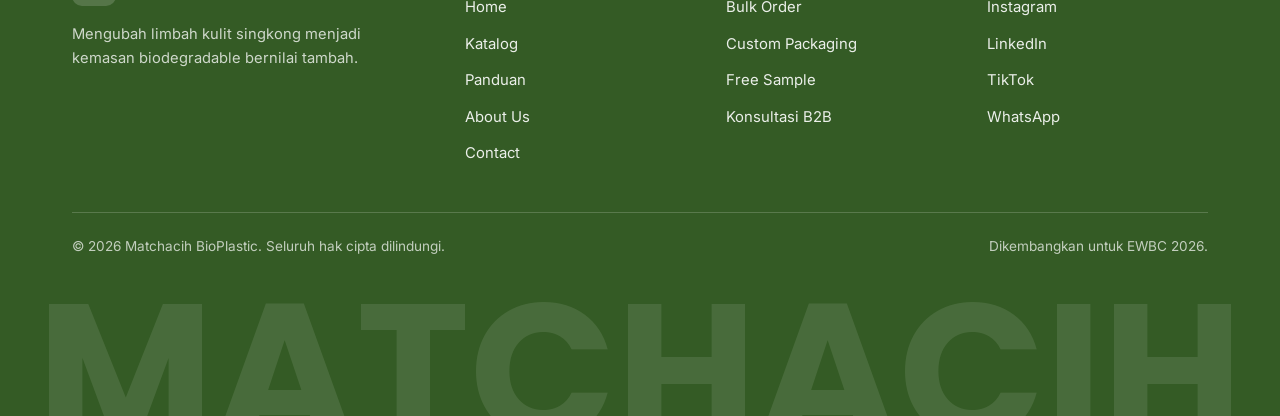
<file: checkout.html>
<!doctype html>
<html lang="id">
  <head>
    <meta charset="UTF-8" />
    <meta name="viewport" content="width=device-width, initial-scale=1.0" />
    <title>Checkout — Matchacih BioPlastic</title>
    <meta
      name="description"
      content="Selesaikan pesanan kemasan biodegradable Matchacih BioPlastic. Rincian keranjang otomatis terkirim ke WhatsApp tim kami."
    />

    <!-- Google Fonts: Poppins (heading) + Inter (body) -->
    <link rel="preconnect" href="https://fonts.googleapis.com" />
    <link rel="preconnect" href="https://fonts.gstatic.com" crossorigin />
    <link
      href="https://fonts.googleapis.com/css2?family=Inter:wght@400;500;600&family=Poppins:wght@500;600;700&display=swap"
      rel="stylesheet"
    />
    <link rel="icon" href="favicon_io/favicon-32x32.png" type="image/x-icon" />
    <link rel="stylesheet" href="style.css" />
  </head>
  <body>
    <a class="skip-link" href="#checkoutPage">Lewati ke konten utama</a>

    <!-- ============ HEADER / NAVBAR ============ -->
    <header class="site-header" id="siteHeader">
      <div class="container header-inner">
        <a href="index.html#hero" class="brand">
          <img
            class="brand__mark"
            src="favicon_io/android-chrome-512x512.png"
            alt="Logo Matchacih BioPlastic"
            width="40"
            height="40"
          />
          <span class="brand__text"
            >Matchacih<span class="brand__accent">BioPlastic</span></span
          >
        </a>

        <nav class="nav" id="mainNav" aria-label="Navigasi utama">
          <ul class="nav__list">
            <li><a class="nav__link" href="index.html#hero">Home</a></li>
            <li><a class="nav__link" href="index.html#katalog">Katalog</a></li>
            <li>
              <a class="nav__link" href="panduan-pembuangan.html">Panduan</a>
            </li>
            <li><a class="nav__link" href="index.html#about">About Us</a></li>
            <li><a class="nav__link" href="index.html#contact">Contact</a></li>
          </ul>
        </nav>

        <div class="header-actions">
          <button
            class="icon-btn"
            id="userBtn"
            type="button"
            data-open-user
            aria-label="Buka menu akun"
          >
            <svg
              viewBox="0 0 24 24"
              width="20"
              height="20"
              fill="none"
              stroke="currentColor"
              stroke-width="2"
              stroke-linecap="round"
              stroke-linejoin="round"
            >
              <path d="M20 21v-2a4 4 0 0 0-4-4H8a4 4 0 0 0-4 4v2"></path>
              <circle cx="12" cy="7" r="4"></circle>
            </svg>
          </button>

          <a
            class="icon-btn"
            href="checkout.html"
            aria-label="Lihat keranjang belanja"
          >
            <svg
              viewBox="0 0 24 24"
              width="20"
              height="20"
              fill="none"
              stroke="currentColor"
              stroke-width="2"
              stroke-linecap="round"
              stroke-linejoin="round"
            >
              <circle cx="9" cy="21" r="1"></circle>
              <circle cx="20" cy="21" r="1"></circle>
              <path
                d="M1 1h4l2.68 13.39a2 2 0 0 0 2 1.61h9.72a2 2 0 0 0 2-1.61L23 6H6"
              ></path>
            </svg>
            <span class="icon-btn__badge" data-cart-badge hidden>0</span>
          </a>

          <!-- <a
            class="btn btn--primary btn--sm"
            data-wa
            href="https://wa.me/628XXXXXXXXXX?text=Halo%20saya%20tertarik%20dengan%20Matchacih%20BioPlastic"
            target="_blank"
            rel="noopener"
            >Konsultasi Gratis</a
          > -->

          <button
            class="nav-toggle"
            id="navToggle"
            type="button"
            aria-label="Buka menu navigasi"
            aria-expanded="false"
            aria-controls="mainNav"
          >
            <span class="nav-toggle__bar"></span>
            <span class="nav-toggle__bar"></span>
            <span class="nav-toggle__bar"></span>
          </button>
        </div>
      </div>
    </header>

    <main>
      <!-- ============ CHECKOUT ============ -->
      <!-- Isi keranjang & total dirender oleh shop.js dari localStorage. -->
      <section class="checkout" id="checkoutPage">
        <div class="container">
          <a class="link-back" href="index.html#katalog">← Lanjut belanja</a>

          <header class="section-head" style="margin: 22px auto 40px">
            <span class="badge">Checkout</span>
            <h1 class="section-title">Selesaikan Pesanan Anda</h1>
            <p class="section-desc">
              Tidak ada pembayaran online — pesanan Anda dirakit otomatis
              menjadi pesan WhatsApp untuk dikonfirmasi tim kami.
            </p>
          </header>

          <div class="checkout__grid">
            <div class="checkout__main">
              <div class="checkout__block">
                <h2 class="checkout__heading">
                  🛒 Keranjang (<span id="cartCount">0</span> item)
                </h2>
                <div id="cartItems" class="cart-items"></div>
                <p class="cart-empty" id="cartEmpty" hidden>
                  Keranjang Anda masih kosong.
                  <a href="index.html#katalog">Lihat katalog</a>
                </p>
              </div>

              <div class="checkout__block">
                <h2 class="checkout__heading">📍 Informasi Pemesan</h2>
                <div class="field">
                  <label for="coName">Nama</label>
                  <input type="text" id="coName" placeholder="Nama lengkap" />
                </div>
                <div class="field">
                  <label for="coBusiness">Nama Usaha</label>
                  <input
                    type="text"
                    id="coBusiness"
                    placeholder="Contoh: Warteg Berkah"
                  />
                </div>
                <div class="field">
                  <label for="coAddress">Alamat Pengiriman</label>
                  <textarea
                    id="coAddress"
                    rows="3"
                    placeholder="Jalan, kota, kode pos"
                  ></textarea>
                </div>
                <p class="form-error" id="coError" role="alert" hidden></p>
              </div>

              <div class="checkout__block">
                <h2 class="checkout__heading">💳 Metode Pembayaran</h2>
                <div class="payment-options">
                  <label class="payment-option">
                    <input
                      type="radio"
                      name="payment"
                      value="Transfer Bank"
                      checked
                    />
                    Transfer Bank
                  </label>
                  <label class="payment-option">
                    <input
                      type="radio"
                      name="payment"
                      value="COD (Cash on Delivery)"
                    />
                    COD (Cash on Delivery)
                  </label>
                </div>
                <p class="checkout__note">
                  Pembayaran final dikonfirmasi oleh tim kami via WhatsApp.
                </p>
              </div>
            </div>

            <aside class="checkout__summary">
              <h2 class="checkout__heading">Ringkasan Pesanan</h2>
              <div class="summary-row">
                <span>Subtotal</span>
                <span id="sumSubtotal">Rp 0</span>
              </div>
              <div class="summary-row">
                <span>Estimasi Ongkir</span>
                <span>Dikonfirmasi tim</span>
              </div>
              <div class="summary-row summary-row--total">
                <span>Total</span>
                <span id="sumTotal">Rp 0</span>
              </div>
              <button
                class="btn btn--primary btn--block btn--lg"
                id="placeOrderBtn"
                type="button"
              >
                Pesan via WhatsApp
              </button>
              <p class="checkout__note">
                Klik untuk mengirim rincian pesanan langsung ke WhatsApp tim
                kami.
              </p>
            </aside>
          </div>
        </div>
      </section>
    </main>

    <!-- ============ FOOTER ============ -->
    <footer class="site-footer">
      <div class="container">
        <div class="footer__grid">
          <div class="footer__brand">
            <img
              class="footer__logo"
              src="[data-uri]"
              alt="Logo Matchacih BioPlastic"
              width="44"
              height="44"
            />
            <p class="footer__tagline">
              Mengubah limbah kulit singkong menjadi kemasan biodegradable
              bernilai tambah.
            </p>
          </div>

          <nav class="footer__col" aria-label="Tautan halaman">
            <h3 class="footer__heading">Halaman</h3>
            <ul>
              <li><a href="index.html#hero">Home</a></li>
              <li><a href="index.html#katalog">Katalog</a></li>
              <li><a href="panduan-pembuangan.html">Panduan</a></li>
              <li><a href="index.html#about">About Us</a></li>
              <li><a href="index.html#contact">Contact</a></li>
            </ul>
          </nav>

          <div class="footer__col">
            <h3 class="footer__heading">Layanan</h3>
            <ul>
              <li><a href="index.html#katalog">Bulk Order</a></li>
              <li><a href="index.html#katalog">Custom Packaging</a></li>
              <li><a href="index.html#contact">Free Sample</a></li>
              <li><a href="index.html#contact">Konsultasi B2B</a></li>
            </ul>
          </div>

          <div class="footer__col">
            <h3 class="footer__heading">Ikuti Kami</h3>
            <ul class="social">
              <li>
                <a
                  href="#"
                  aria-label="Instagram Matchacih"
                  target="_blank"
                  rel="noopener"
                  >Instagram</a
                >
              </li>
              <li>
                <a
                  href="#"
                  aria-label="LinkedIn Matchacih"
                  target="_blank"
                  rel="noopener"
                  >LinkedIn</a
                >
              </li>
              <li>
                <a
                  href="#"
                  aria-label="TikTok Matchacih"
                  target="_blank"
                  rel="noopener"
                  >TikTok</a
                >
              </li>
              <li>
                <a
                  data-wa
                  href="https://wa.me/628XXXXXXXXXX?text=Halo%20saya%20tertarik%20dengan%20Matchacih%20BioPlastic"
                  target="_blank"
                  rel="noopener"
                  >WhatsApp</a
                >
              </li>
            </ul>
          </div>
        </div>

        <div class="footer__bottom">
          <p>
            &copy; <span id="year">2026</span> Matchacih BioPlastic. Seluruh hak
            cipta dilindungi.
          </p>
          <p>Dikembangkan untuk EWBC 2026.</p>
        </div>

        <div class="footer__wordmark" aria-hidden="true">MATCHACIH</div>
      </div>
    </footer>

    <!-- ============ PANEL AKUN (DUMMY) ============ -->
    <div class="user-panel" id="userPanel" aria-hidden="true">
      <div class="user-panel__backdrop" data-close-user></div>
      <aside
        class="user-panel__sheet"
        role="dialog"
        aria-modal="true"
        aria-labelledby="userPanelTitle"
      >
        <button
          class="user-panel__close"
          type="button"
          data-close-user
          aria-label="Tutup menu akun"
        >
          ✕
        </button>

        <div class="user-profile">
          <div
            class="user-profile__avatar"
            aria-hidden="true"
            data-user-initials
          ></div>
          <h3
            class="user-profile__name"
            id="userPanelTitle"
            data-user-name
          ></h3>
          <p class="user-profile__business" data-user-business></p>
          <span class="badge user-profile__tier" data-user-tier></span>
        </div>

        <dl class="user-profile__meta">
          <div>
            <dt>No. WhatsApp</dt>
            <dd data-user-phone></dd>
          </div>
          <div>
            <dt>Email</dt>
            <dd data-user-email></dd>
          </div>
          <div>
            <dt>Member Sejak</dt>
            <dd data-user-member-since></dd>
          </div>
        </dl>

        <div class="user-points">
          <div class="user-points__label">Poin Anda</div>
          <div class="user-points__value">
            <span data-user-points>0</span> <span>poin</span>
          </div>
          <p class="user-points__note">
            Tukar poin dengan diskon di pemesanan berikutnya.
          </p>
        </div>

        <button
          class="btn btn--primary btn--block"
          type="button"
          data-open-referral
        >
          🎁 Bagikan Kode Referral
        </button>
      </aside>
    </div>

    <!-- ============ POP-UP BAGIKAN REFERRAL ============ -->
    <div class="referral-modal" id="referralModal" aria-hidden="true">
      <div class="referral-modal__backdrop" data-close-referral></div>
      <div
        class="referral-modal__sheet"
        role="dialog"
        aria-modal="true"
        aria-labelledby="referralTitle"
      >
        <button
          class="referral-modal__close"
          type="button"
          data-close-referral
          aria-label="Tutup"
        >
          ✕
        </button>

        <span class="badge referral-modal__ribbon"
          >Berlaku Tanpa Batas Waktu</span
        >

        <div class="referral-modal__card">
          <div class="referral-modal__card-head">Matchacih BioPlastic</div>
          <p class="referral-modal__earn" id="referralTitle">
            PARTNER YANG ANDA AJAK<br /><strong>DAPAT DISKON 10%</strong>
          </p>
          <p class="referral-modal__sub">
            Mereka dapat voucher ongkir untuk pemesanan pertama
          </p>
        </div>

        <p class="referral-modal__desc">
          <strong>Ajak partner usaha Anda</strong> dan gunakan kode referral
          unik Anda!
        </p>

        <div class="referral-modal__reward">
          <div>
            <span>ANDA DAPAT</span>
            <strong>+250 <small>poin</small></strong>
          </div>
          <div class="referral-modal__plus">+</div>
          <div>
            <span>MEREKA DAPAT</span>
            <strong>10% <small>diskon</small></strong>
          </div>
        </div>

        <div class="referral-modal__code">
          <span data-referral-code>MATCHA-XXXXX</span>
          <button type="button" id="copyReferralBtn">Salin</button>
        </div>

        <a
          class="btn btn--primary btn--block"
          id="shareReferralBtn"
          href="#"
          target="_blank"
          rel="noopener"
          >Bagikan via WhatsApp</a
        >
      </div>
    </div>

    <!-- ============ FLOATING WHATSAPP BUTTON ============ -->
    <a
      class="wa-float"
      id="waFloat"
      data-wa
      href="https://wa.me/628XXXXXXXXXX?text=Halo%20saya%20tertarik%20dengan%20Matchacih%20BioPlastic"
      target="_blank"
      rel="noopener"
      aria-label="Konsultasi gratis via WhatsApp"
    >
      <span class="wa-float__icon" aria-hidden="true">
        <svg viewBox="0 0 24 24" width="22" height="22" fill="currentColor">
          <path
            d="M12.04 2C6.58 2 2.13 6.45 2.13 11.91c0 1.75.46 3.45 1.32 4.95L2 22l5.25-1.38a9.9 9.9 0 0 0 4.79 1.22h.01c5.46 0 9.91-4.45 9.91-9.91 0-2.65-1.03-5.14-2.9-7.01A9.82 9.82 0 0 0 12.04 2Zm5.8 14.03c-.25.69-1.45 1.32-2 1.4-.53.08-1.18.11-1.9-.12-.44-.14-1-.33-1.72-.64-3.03-1.31-5-4.36-5.16-4.57-.15-.2-1.23-1.63-1.23-3.11s.78-2.21 1.06-2.51c.27-.3.6-.38.79-.38.2 0 .4 0 .57.01.18.01.43-.07.67.51.25.6.85 2.08.93 2.23.07.15.12.33.02.53-.1.2-.15.33-.3.5-.15.18-.31.4-.44.53-.15.15-.3.31-.13.6.17.3.76 1.25 1.63 2.03 1.12 1 2.06 1.31 2.36 1.46.3.15.47.13.64-.08.18-.2.74-.86.94-1.16.2-.3.4-.25.66-.15.27.1 1.7.8 1.99.95.3.15.49.22.56.35.07.13.07.74-.18 1.42Z"
          />
        </svg>
      </span>
      <span class="wa-float__label">Konsultasi Gratis Sekarang</span>
    </a>

    <script src="script.js"></script>
    <script src="shop.js"></script>
  </body>
</html>
</file>
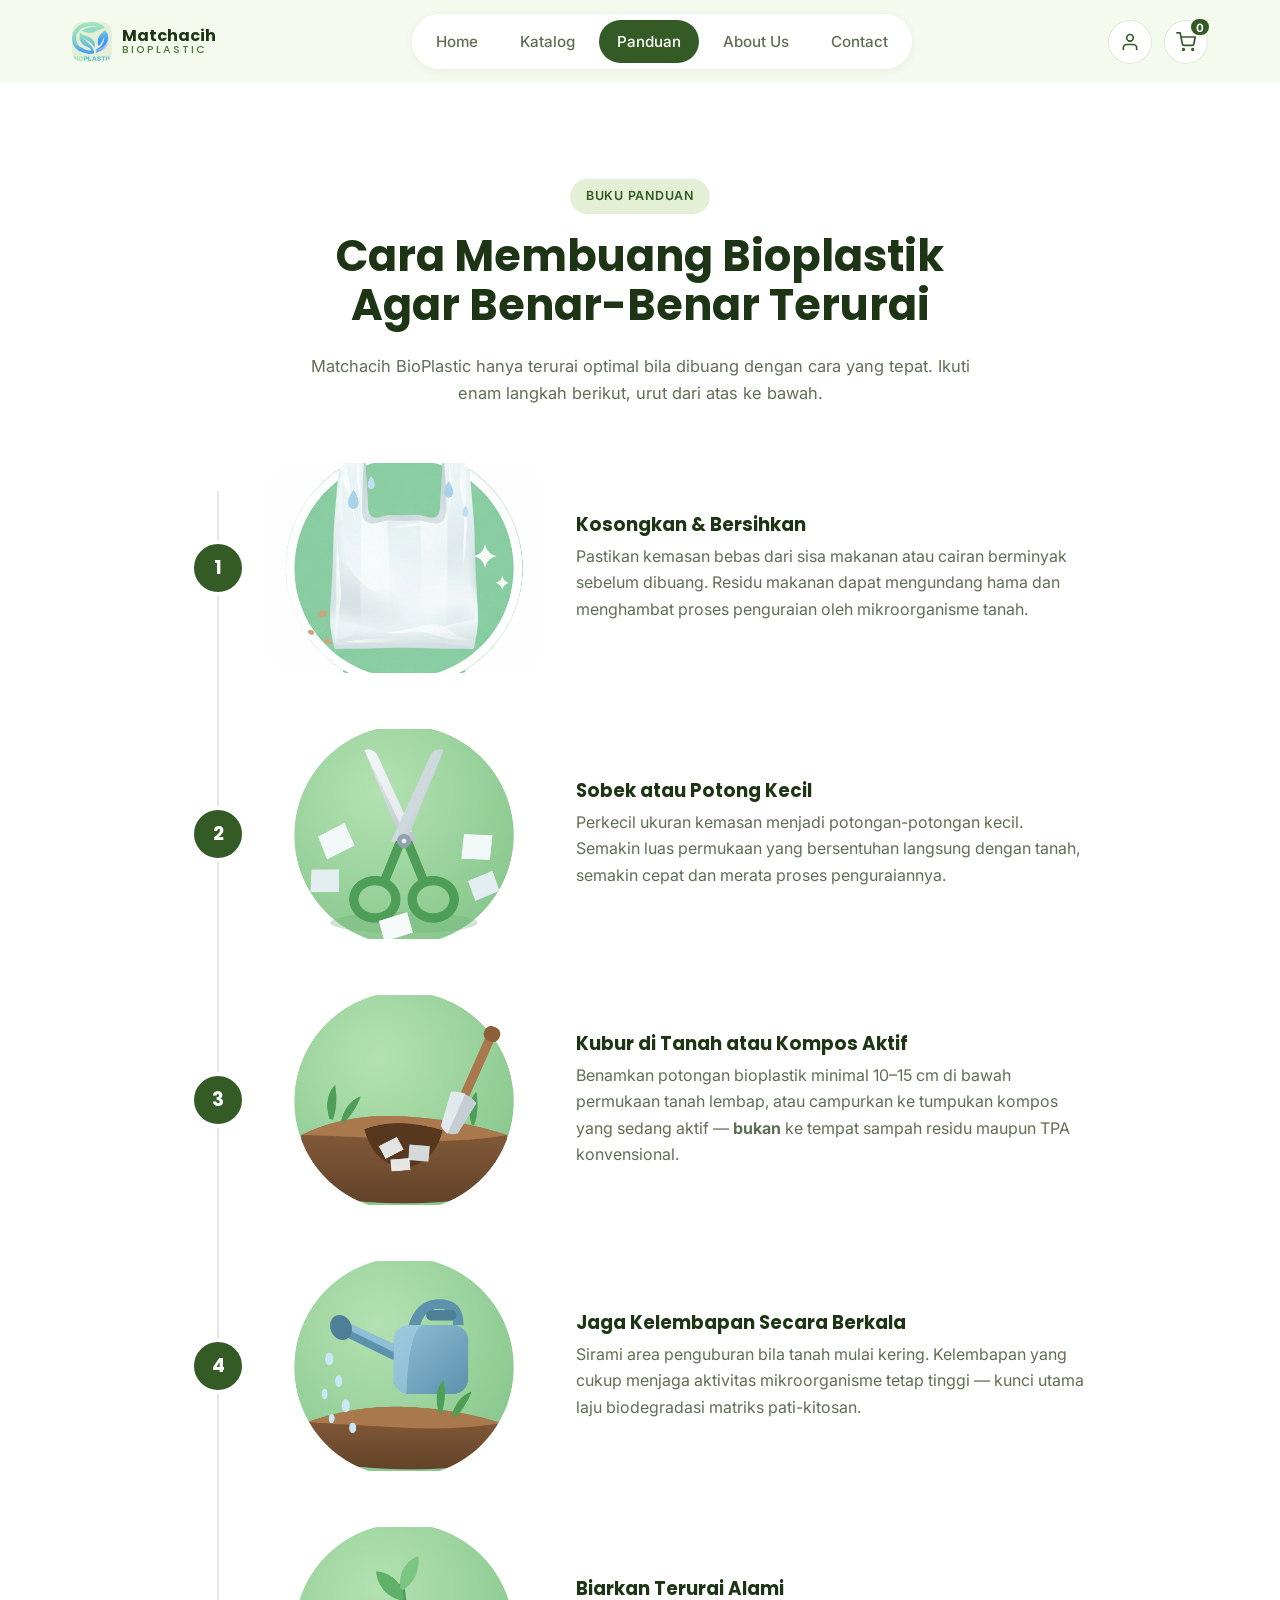
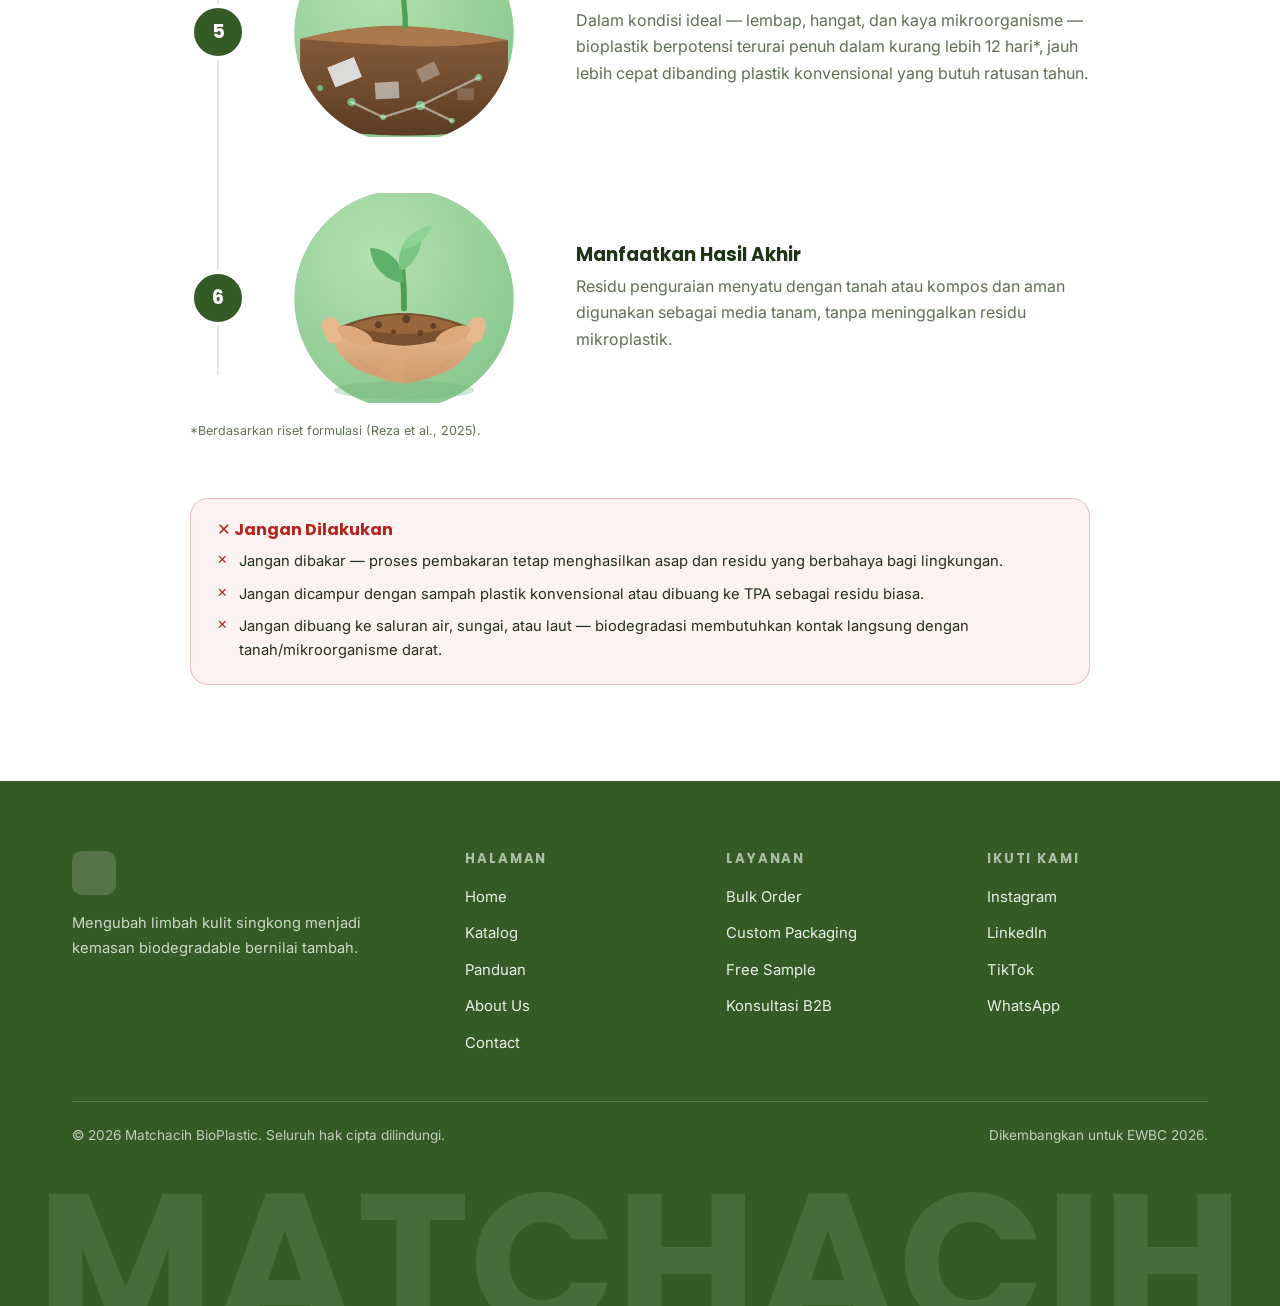
<file: panduan-pembuangan.html>
<!doctype html>
<html lang="id">
  <head>
    <meta charset="UTF-8" />
    <meta name="viewport" content="width=device-width, initial-scale=1.0" />
    <title>Panduan Pembuangan Bioplastik — Matchacih BioPlastic</title>
    <meta
      name="description"
      content="Cara membuang kemasan Matchacih BioPlastic yang benar agar terurai sempurna: bersihkan, perkecil ukuran, kubur di tanah/kompos, jaga kelembapan, dan biarkan terurai alami."
    />

    <!-- Google Fonts: Poppins (heading) + Inter (body) -->
    <link rel="preconnect" href="https://fonts.googleapis.com" />
    <link rel="preconnect" href="https://fonts.gstatic.com" crossorigin />
    <link
      href="https://fonts.googleapis.com/css2?family=Inter:wght@400;500;600&family=Poppins:wght@500;600;700&display=swap"
      rel="stylesheet"
    />
    <link rel="icon" href="favicon_io/favicon-32x32.png" type="image/x-icon" />
    <link rel="stylesheet" href="style.css" />
  </head>
  <body>
    <a class="skip-link" href="#disposalGuide">Lewati ke konten utama</a>

    <!-- ============ HEADER / NAVBAR ============ -->
    <header class="site-header" id="siteHeader">
      <div class="container header-inner">
        <a href="index.html#hero" class="brand">
          <img
            class="brand__mark"
            src="favicon_io/android-chrome-512x512.png"
            alt="Logo Matchacih BioPlastic"
            width="40"
            height="40"
          />
          <span class="brand__text"
            >Matchacih<span class="brand__accent">BioPlastic</span></span
          >
        </a>

        <nav class="nav" id="mainNav" aria-label="Navigasi utama">
          <ul class="nav__list">
            <li><a class="nav__link" href="index.html#hero">Home</a></li>
            <li><a class="nav__link" href="index.html#katalog">Katalog</a></li>
            <li>
              <a class="nav__link is-active" href="panduan-pembuangan.html"
                >Panduan</a
              >
            </li>
            <li><a class="nav__link" href="index.html#about">About Us</a></li>
            <li><a class="nav__link" href="index.html#contact">Contact</a></li>
          </ul>
        </nav>

        <div class="header-actions">
          <button
            class="icon-btn"
            id="userBtn"
            type="button"
            data-open-user
            aria-label="Buka menu akun"
          >
            <svg
              viewBox="0 0 24 24"
              width="20"
              height="20"
              fill="none"
              stroke="currentColor"
              stroke-width="2"
              stroke-linecap="round"
              stroke-linejoin="round"
            >
              <path d="M20 21v-2a4 4 0 0 0-4-4H8a4 4 0 0 0-4 4v2"></path>
              <circle cx="12" cy="7" r="4"></circle>
            </svg>
          </button>

          <a
            class="icon-btn"
            href="checkout.html"
            aria-label="Lihat keranjang belanja"
          >
            <svg
              viewBox="0 0 24 24"
              width="20"
              height="20"
              fill="none"
              stroke="currentColor"
              stroke-width="2"
              stroke-linecap="round"
              stroke-linejoin="round"
            >
              <circle cx="9" cy="21" r="1"></circle>
              <circle cx="20" cy="21" r="1"></circle>
              <path
                d="M1 1h4l2.68 13.39a2 2 0 0 0 2 1.61h9.72a2 2 0 0 0 2-1.61L23 6H6"
              ></path>
            </svg>
            <span class="icon-btn__badge" data-cart-badge hidden>0</span>
          </a>

          <button
            class="nav-toggle"
            id="navToggle"
            type="button"
            aria-label="Buka menu navigasi"
            aria-expanded="false"
            aria-controls="mainNav"
          >
            <span class="nav-toggle__bar"></span>
            <span class="nav-toggle__bar"></span>
            <span class="nav-toggle__bar"></span>
          </button>
        </div>
      </div>
    </header>

    <main>
      <!-- ============ PANDUAN PEMBUANGAN ============ -->
      <section class="disposal-guide" id="disposalGuide">
        <div class="container">
          <header class="section-head reveal">
            <span class="badge">Buku Panduan</span>
            <h1 class="section-title">
              Cara Membuang Bioplastik<br />Agar Benar-Benar Terurai
            </h1>
            <p class="section-desc">
              Matchacih BioPlastic hanya terurai optimal bila dibuang dengan
              cara yang tepat. Ikuti enam langkah berikut, urut dari atas ke
              bawah.
            </p>
          </header>

          <ol class="disposal-guide__list">
            <li class="disposal-guide__item reveal">
              <span class="disposal-guide__num">1</span>
              <figure class="disposal-guide__media">
                <!-- Masukkan foto kemasan bekas yang sudah dibersihkan di sini (rasio 4:3) -->
                <img
                  src="img/01-kosongkan-bersihkan.png"
                  alt="Kemasan bioplastik yang sudah dibersihkan dari sisa makanan"
                />
              </figure>
              <div class="disposal-guide__body">
                <h3>Kosongkan &amp; Bersihkan</h3>
                <p>
                  Pastikan kemasan bebas dari sisa makanan atau cairan berminyak
                  sebelum dibuang. Residu makanan dapat mengundang hama dan
                  menghambat proses penguraian oleh mikroorganisme tanah.
                </p>
              </div>
            </li>

            <li class="disposal-guide__item reveal">
              <span class="disposal-guide__num">2</span>
              <figure class="disposal-guide__media">
                <!-- Masukkan foto kemasan yang disobek/dipotong kecil di sini (rasio 4:3) -->
                <img
                  src="img/02-potong-kecil.png"
                  alt="Kemasan bioplastik disobek menjadi potongan kecil"
                />
              </figure>
              <div class="disposal-guide__body">
                <h3>Sobek atau Potong Kecil</h3>
                <p>
                  Perkecil ukuran kemasan menjadi potongan-potongan kecil.
                  Semakin luas permukaan yang bersentuhan langsung dengan tanah,
                  semakin cepat dan merata proses penguraiannya.
                </p>
              </div>
            </li>

            <li class="disposal-guide__item reveal">
              <span class="disposal-guide__num">3</span>
              <figure class="disposal-guide__media">
                <!-- Masukkan foto proses penguburan di tanah/kompos di sini (rasio 4:3) -->
                <img
                  src="img/03-kubur-tanah.png"
                  alt="Potongan bioplastik dikubur di tanah lembap atau kompos aktif"
                />
              </figure>
              <div class="disposal-guide__body">
                <h3>Kubur di Tanah atau Kompos Aktif</h3>
                <p>
                  Benamkan potongan bioplastik minimal 10–15 cm di bawah
                  permukaan tanah lembap, atau campurkan ke tumpukan kompos yang
                  sedang aktif — <strong>bukan</strong> ke tempat sampah residu
                  maupun TPA konvensional.
                </p>
              </div>
            </li>

            <li class="disposal-guide__item reveal">
              <span class="disposal-guide__num">4</span>
              <figure class="disposal-guide__media">
                <!-- Masukkan foto penyiraman area penguburan di sini (rasio 4:3) -->
                <img
                  src="img/04-jaga-kelembapan.png"
                  alt="Menyiram area penguburan bioplastik agar tetap lembap"
                />
              </figure>
              <div class="disposal-guide__body">
                <h3>Jaga Kelembapan Secara Berkala</h3>
                <p>
                  Sirami area penguburan bila tanah mulai kering. Kelembapan
                  yang cukup menjaga aktivitas mikroorganisme tetap tinggi —
                  kunci utama laju biodegradasi matriks pati-kitosan.
                </p>
              </div>
            </li>

            <li class="disposal-guide__item reveal">
              <span class="disposal-guide__num">5</span>
              <figure class="disposal-guide__media">
                <!-- Masukkan foto perbandingan sebelum/sesudah terurai di sini (rasio 4:3) -->
                <img
                  src="img/05-terurai-alami.png"
                  alt="Bioplastik yang mulai terurai di dalam tanah"
                />
              </figure>
              <div class="disposal-guide__body">
                <h3>Biarkan Terurai Alami</h3>
                <p>
                  Dalam kondisi ideal — lembap, hangat, dan kaya mikroorganisme
                  — bioplastik berpotensi terurai penuh dalam kurang lebih 12
                  hari*, jauh lebih cepat dibanding plastik konvensional yang
                  butuh ratusan tahun.
                </p>
              </div>
            </li>

            <li class="disposal-guide__item reveal">
              <span class="disposal-guide__num">6</span>
              <figure class="disposal-guide__media">
                <!-- Masukkan foto tanah hasil penguraian/media tanam di sini (rasio 4:3) -->
                <img
                  src="img/06-manfaatkan-kompos.png"
                  alt="Tanah hasil penguraian bioplastik siap jadi media tanam"
                />
              </figure>
              <div class="disposal-guide__body">
                <h3>Manfaatkan Hasil Akhir</h3>
                <p>
                  Residu penguraian menyatu dengan tanah atau kompos dan aman
                  digunakan sebagai media tanam, tanpa meninggalkan residu
                  mikroplastik.
                </p>
              </div>
            </li>
          </ol>

          <p class="stats__note" style="max-width: 900px; margin: 18px auto 0">
            *Berdasarkan riset formulasi (Reza et al., 2025).
          </p>

          <div class="disposal-guide__warning reveal">
            <h3>✕ Jangan Dilakukan</h3>
            <ul>
              <li>
                Jangan dibakar — proses pembakaran tetap menghasilkan asap dan
                residu yang berbahaya bagi lingkungan.
              </li>
              <li>
                Jangan dicampur dengan sampah plastik konvensional atau dibuang
                ke TPA sebagai residu biasa.
              </li>
              <li>
                Jangan dibuang ke saluran air, sungai, atau laut — biodegradasi
                membutuhkan kontak langsung dengan tanah/mikroorganisme darat.
              </li>
            </ul>
          </div>
        </div>
      </section>
    </main>

    <!-- ============ FOOTER ============ -->
    <footer class="site-footer">
      <div class="container">
        <div class="footer__grid">
          <div class="footer__brand">
            <img
              class="footer__logo"
              src="[data-uri]"
              alt="Logo Matchacih BioPlastic"
              width="44"
              height="44"
            />
            <p class="footer__tagline">
              Mengubah limbah kulit singkong menjadi kemasan biodegradable
              bernilai tambah.
            </p>
          </div>

          <nav class="footer__col" aria-label="Tautan halaman">
            <h3 class="footer__heading">Halaman</h3>
            <ul>
              <li><a href="index.html#hero">Home</a></li>
              <li><a href="index.html#katalog">Katalog</a></li>
              <li><a href="panduan-pembuangan.html">Panduan</a></li>
              <li><a href="index.html#about">About Us</a></li>
              <li><a href="index.html#contact">Contact</a></li>
            </ul>
          </nav>

          <div class="footer__col">
            <h3 class="footer__heading">Layanan</h3>
            <ul>
              <li><a href="index.html#katalog">Bulk Order</a></li>
              <li><a href="index.html#katalog">Custom Packaging</a></li>
              <li><a href="index.html#contact">Free Sample</a></li>
              <li><a href="index.html#contact">Konsultasi B2B</a></li>
            </ul>
          </div>

          <div class="footer__col">
            <h3 class="footer__heading">Ikuti Kami</h3>
            <ul class="social">
              <li>
                <a
                  href="#"
                  aria-label="Instagram Matchacih"
                  target="_blank"
                  rel="noopener"
                  >Instagram</a
                >
              </li>
              <li>
                <a
                  href="#"
                  aria-label="LinkedIn Matchacih"
                  target="_blank"
                  rel="noopener"
                  >LinkedIn</a
                >
              </li>
              <li>
                <a
                  href="#"
                  aria-label="TikTok Matchacih"
                  target="_blank"
                  rel="noopener"
                  >TikTok</a
                >
              </li>
              <li>
                <a
                  data-wa
                  href="https://wa.me/628XXXXXXXXXX?text=Halo%20saya%20tertarik%20dengan%20Matchacih%20BioPlastic"
                  target="_blank"
                  rel="noopener"
                  >WhatsApp</a
                >
              </li>
            </ul>
          </div>
        </div>

        <div class="footer__bottom">
          <p>
            &copy; <span id="year">2026</span> Matchacih BioPlastic. Seluruh hak
            cipta dilindungi.
          </p>
          <p>Dikembangkan untuk EWBC 2026.</p>
        </div>

        <div class="footer__wordmark" aria-hidden="true">MATCHACIH</div>
      </div>
    </footer>

    <!-- ============ PANEL AKUN (DUMMY) ============ -->
    <div class="user-panel" id="userPanel" aria-hidden="true">
      <div class="user-panel__backdrop" data-close-user></div>
      <aside
        class="user-panel__sheet"
        role="dialog"
        aria-modal="true"
        aria-labelledby="userPanelTitle"
      >
        <button
          class="user-panel__close"
          type="button"
          data-close-user
          aria-label="Tutup menu akun"
        >
          ✕
        </button>

        <div class="user-profile">
          <div
            class="user-profile__avatar"
            aria-hidden="true"
            data-user-initials
          ></div>
          <h3
            class="user-profile__name"
            id="userPanelTitle"
            data-user-name
          ></h3>
          <p class="user-profile__business" data-user-business></p>
          <span class="badge user-profile__tier" data-user-tier></span>
        </div>

        <dl class="user-profile__meta">
          <div>
            <dt>No. WhatsApp</dt>
            <dd data-user-phone></dd>
          </div>
          <div>
            <dt>Email</dt>
            <dd data-user-email></dd>
          </div>
          <div>
            <dt>Member Sejak</dt>
            <dd data-user-member-since></dd>
          </div>
        </dl>

        <div class="user-points">
          <div class="user-points__label">Poin Anda</div>
          <div class="user-points__value">
            <span data-user-points>0</span> <span>poin</span>
          </div>
          <p class="user-points__note">
            Tukar poin dengan diskon di pemesanan berikutnya.
          </p>
        </div>

        <button
          class="btn btn--primary btn--block"
          type="button"
          data-open-referral
        >
          🎁 Bagikan Kode Referral
        </button>
      </aside>
    </div>

    <!-- ============ POP-UP BAGIKAN REFERRAL ============ -->
    <div class="referral-modal" id="referralModal" aria-hidden="true">
      <div class="referral-modal__backdrop" data-close-referral></div>
      <div
        class="referral-modal__sheet"
        role="dialog"
        aria-modal="true"
        aria-labelledby="referralTitle"
      >
        <button
          class="referral-modal__close"
          type="button"
          data-close-referral
          aria-label="Tutup"
        >
          ✕
        </button>

        <span class="badge referral-modal__ribbon"
          >Berlaku Tanpa Batas Waktu</span
        >

        <div class="referral-modal__card">
          <div class="referral-modal__card-head">Matchacih BioPlastic</div>
          <p class="referral-modal__earn" id="referralTitle">
            PARTNER YANG ANDA AJAK<br /><strong>DAPAT DISKON 10%</strong>
          </p>
          <p class="referral-modal__sub">
            Mereka dapat voucher ongkir untuk pemesanan pertama
          </p>
        </div>

        <p class="referral-modal__desc">
          <strong>Ajak partner usaha Anda</strong> dan gunakan kode referral
          unik Anda!
        </p>

        <div class="referral-modal__reward">
          <div>
            <span>ANDA DAPAT</span>
            <strong>+250 <small>poin</small></strong>
          </div>
          <div class="referral-modal__plus">+</div>
          <div>
            <span>MEREKA DAPAT</span>
            <strong>10% <small>diskon</small></strong>
          </div>
        </div>

        <div class="referral-modal__code">
          <span data-referral-code>MATCHA-XXXXX</span>
          <button type="button" id="copyReferralBtn">Salin</button>
        </div>

        <a
          class="btn btn--primary btn--block"
          id="shareReferralBtn"
          href="#"
          target="_blank"
          rel="noopener"
          >Bagikan via WhatsApp</a
        >
      </div>
    </div>

    <!-- ============ FLOATING WHATSAPP BUTTON ============ -->
    <a
      class="wa-float"
      id="waFloat"
      data-wa
      href="https://wa.me/628XXXXXXXXXX?text=Halo%20saya%20tertarik%20dengan%20Matchacih%20BioPlastic"
      target="_blank"
      rel="noopener"
      aria-label="Konsultasi gratis via WhatsApp"
    >
      <span class="wa-float__icon" aria-hidden="true">
        <svg viewBox="0 0 24 24" width="22" height="22" fill="currentColor">
          <path
            d="M12.04 2C6.58 2 2.13 6.45 2.13 11.91c0 1.75.46 3.45 1.32 4.95L2 22l5.25-1.38a9.9 9.9 0 0 0 4.79 1.22h.01c5.46 0 9.91-4.45 9.91-9.91 0-2.65-1.03-5.14-2.9-7.01A9.82 9.82 0 0 0 12.04 2Zm5.8 14.03c-.25.69-1.45 1.32-2 1.4-.53.08-1.18.11-1.9-.12-.44-.14-1-.33-1.72-.64-3.03-1.31-5-4.36-5.16-4.57-.15-.2-1.23-1.63-1.23-3.11s.78-2.21 1.06-2.51c.27-.3.6-.38.79-.38.2 0 .4 0 .57.01.18.01.43-.07.67.51.25.6.85 2.08.93 2.23.07.15.12.33.02.53-.1.2-.15.33-.3.5-.15.18-.31.4-.44.53-.15.15-.3.31-.13.6.17.3.76 1.25 1.63 2.03 1.12 1 2.06 1.31 2.36 1.46.3.15.47.13.64-.08.18-.2.74-.86.94-1.16.2-.3.4-.25.66-.15.27.1 1.7.8 1.99.95.3.15.49.22.56.35.07.13.07.74-.18 1.42Z"
          />
        </svg>
      </span>
      <span class="wa-float__label">Konsultasi Gratis Sekarang</span>
    </a>

    <script src="script.js"></script>
    <script src="shop.js"></script>
  </body>
</html>
</file>
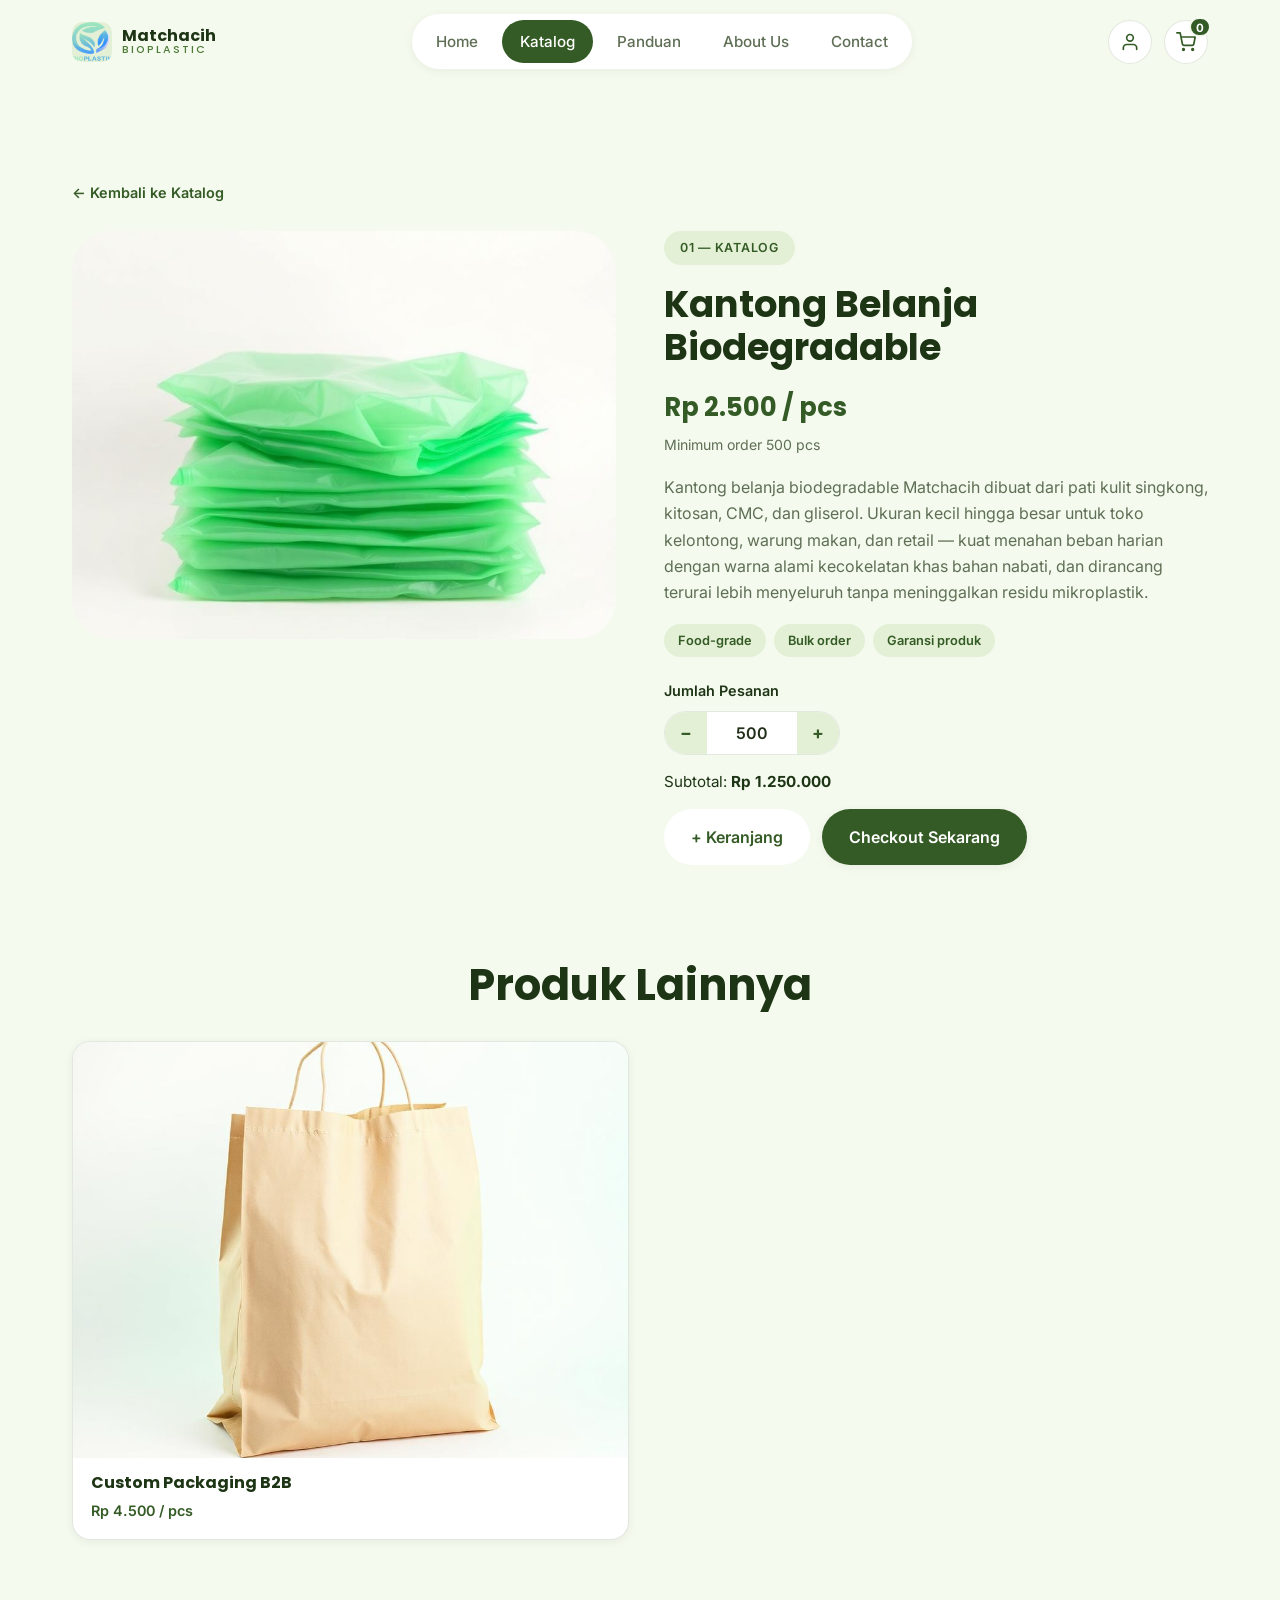
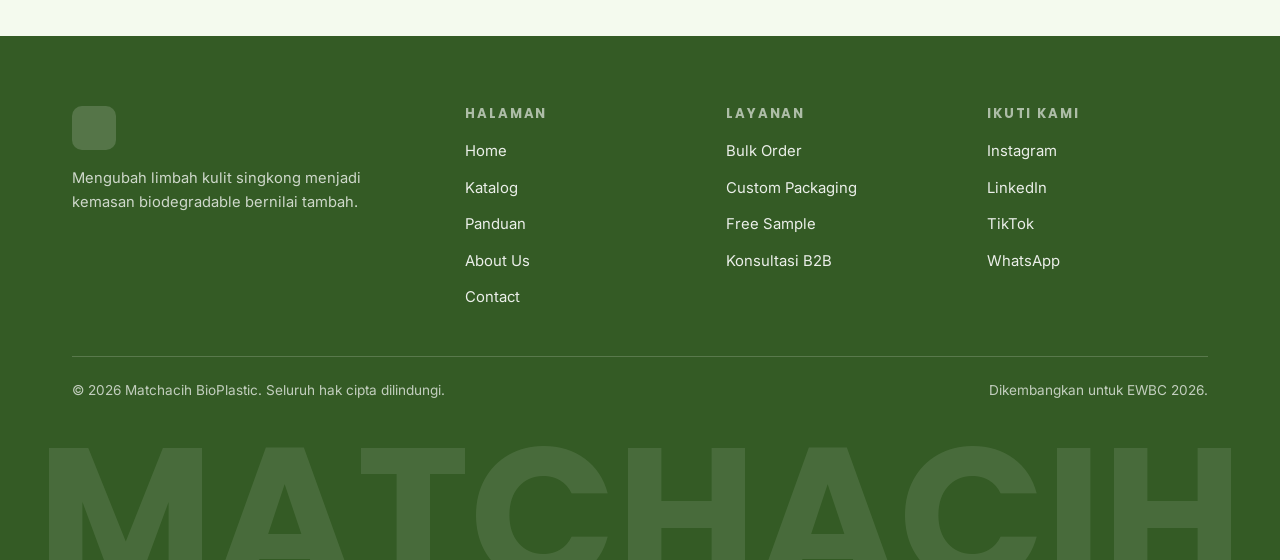
<file: product.html>
<!doctype html>
<html lang="id">
  <head>
    <meta charset="UTF-8" />
    <meta name="viewport" content="width=device-width, initial-scale=1.0" />
    <title>Detail Produk — Matchacih BioPlastic</title>
    <meta
      name="description"
      content="Detail produk kemasan biodegradable Matchacih BioPlastic: gambar, deskripsi, dan harga."
    />

    <!-- Google Fonts: Poppins (heading) + Inter (body) -->
    <link rel="preconnect" href="https://fonts.googleapis.com" />
    <link rel="preconnect" href="https://fonts.gstatic.com" crossorigin />
    <link
      href="https://fonts.googleapis.com/css2?family=Inter:wght@400;500;600&family=Poppins:wght@500;600;700&display=swap"
      rel="stylesheet"
    />
    <link rel="icon" href="favicon_io/favicon-32x32.png" type="image/x-icon" />
    <link rel="stylesheet" href="style.css" />
  </head>
  <body>
    <a class="skip-link" href="#productDetail">Lewati ke konten utama</a>

    <!-- ============ HEADER / NAVBAR ============ -->
    <header class="site-header" id="siteHeader">
      <div class="container header-inner">
        <a href="index.html#hero" class="brand">
          <img
            class="brand__mark"
            src="favicon_io/android-chrome-512x512.png"
            alt="Logo Matchacih BioPlastic"
            width="40"
            height="40"
          />
          <span class="brand__text"
            >Matchacih<span class="brand__accent">BioPlastic</span></span
          >
        </a>

        <nav class="nav" id="mainNav" aria-label="Navigasi utama">
          <ul class="nav__list">
            <li><a class="nav__link" href="index.html#hero">Home</a></li>
            <li>
              <a class="nav__link is-active" href="index.html#katalog"
                >Katalog</a
              >
            </li>
            <li>
              <a class="nav__link" href="panduan-pembuangan.html">Panduan</a>
            </li>
            <li><a class="nav__link" href="index.html#about">About Us</a></li>
            <li><a class="nav__link" href="index.html#contact">Contact</a></li>
          </ul>
        </nav>

        <div class="header-actions">
          <button
            class="icon-btn"
            id="userBtn"
            type="button"
            data-open-user
            aria-label="Buka menu akun"
          >
            <svg
              viewBox="0 0 24 24"
              width="20"
              height="20"
              fill="none"
              stroke="currentColor"
              stroke-width="2"
              stroke-linecap="round"
              stroke-linejoin="round"
            >
              <path d="M20 21v-2a4 4 0 0 0-4-4H8a4 4 0 0 0-4 4v2"></path>
              <circle cx="12" cy="7" r="4"></circle>
            </svg>
          </button>

          <a
            class="icon-btn"
            href="checkout.html"
            aria-label="Lihat keranjang belanja"
          >
            <svg
              viewBox="0 0 24 24"
              width="20"
              height="20"
              fill="none"
              stroke="currentColor"
              stroke-width="2"
              stroke-linecap="round"
              stroke-linejoin="round"
            >
              <circle cx="9" cy="21" r="1"></circle>
              <circle cx="20" cy="21" r="1"></circle>
              <path
                d="M1 1h4l2.68 13.39a2 2 0 0 0 2 1.61h9.72a2 2 0 0 0 2-1.61L23 6H6"
              ></path>
            </svg>
            <span class="icon-btn__badge" data-cart-badge hidden>0</span>
          </a>

          <!-- <a
            class="btn btn--primary btn--sm"
            data-wa
            href="https://wa.me/628XXXXXXXXXX?text=Halo%20saya%20tertarik%20dengan%20Matchacih%20BioPlastic"
            target="_blank"
            rel="noopener"
            >Konsultasi Gratis</a
          > -->

          <button
            class="nav-toggle"
            id="navToggle"
            type="button"
            aria-label="Buka menu navigasi"
            aria-expanded="false"
            aria-controls="mainNav"
          >
            <span class="nav-toggle__bar"></span>
            <span class="nav-toggle__bar"></span>
            <span class="nav-toggle__bar"></span>
          </button>
        </div>
      </div>
    </header>

    <main>
      <!-- ============ DETAIL PRODUK ============ -->
      <!-- Konten diisi oleh shop.js berdasarkan ?slug= pada URL -->
      <section class="product-detail" id="productDetail">
        <div class="container">
          <a class="link-back" href="index.html#katalog"
            >← Kembali ke Katalog</a
          >

          <div class="product-detail__grid">
            <figure class="product-detail__media">
              <img id="pdImage" src="" alt="" />
            </figure>

            <div class="product-detail__info">
              <span class="badge" id="pdBadge">Katalog</span>
              <h1 class="product-detail__title" id="pdName"></h1>
              <p class="product-detail__price" id="pdPrice"></p>
              <p class="product-detail__moq" id="pdMoq"></p>
              <p class="product-detail__desc" id="pdDesc"></p>
              <ul class="tag-list" id="pdTags"></ul>

              <div class="qty-selector">
                <label for="pdQty">Jumlah Pesanan</label>
                <div class="qty-selector__control">
                  <button
                    type="button"
                    id="pdQtyMinus"
                    aria-label="Kurangi jumlah"
                  >
                    −
                  </button>
                  <input type="number" id="pdQty" value="1" min="1" />
                  <button
                    type="button"
                    id="pdQtyPlus"
                    aria-label="Tambah jumlah"
                  >
                    +
                  </button>
                </div>
              </div>

              <p class="product-detail__subtotal">
                Subtotal: <strong id="pdSubtotal">Rp 0</strong>
              </p>

              <div class="product-detail__actions">
                <button class="btn btn--light" id="pdAddCart" type="button">
                  + Keranjang
                </button>
                <button class="btn btn--primary" id="pdCheckout" type="button">
                  Checkout Sekarang
                </button>
              </div>
            </div>
          </div>
        </div>
      </section>

      <!-- ============ PRODUK LAINNYA ============ -->
      <section class="related">
        <div class="container">
          <h2 class="section-title" style="text-align: center">
            Produk Lainnya
          </h2>
          <div class="related__grid" id="relatedGrid"></div>
        </div>
      </section>
    </main>

    <!-- ============ FOOTER ============ -->
    <footer class="site-footer">
      <div class="container">
        <div class="footer__grid">
          <div class="footer__brand">
            <img
              class="footer__logo"
              src="[data-uri]"
              alt="Logo Matchacih BioPlastic"
              width="44"
              height="44"
            />
            <p class="footer__tagline">
              Mengubah limbah kulit singkong menjadi kemasan biodegradable
              bernilai tambah.
            </p>
          </div>

          <nav class="footer__col" aria-label="Tautan halaman">
            <h3 class="footer__heading">Halaman</h3>
            <ul>
              <li><a href="index.html#hero">Home</a></li>
              <li><a href="index.html#katalog">Katalog</a></li>
              <li><a href="panduan-pembuangan.html">Panduan</a></li>
              <li><a href="index.html#about">About Us</a></li>
              <li><a href="index.html#contact">Contact</a></li>
            </ul>
          </nav>

          <div class="footer__col">
            <h3 class="footer__heading">Layanan</h3>
            <ul>
              <li><a href="index.html#katalog">Bulk Order</a></li>
              <li><a href="index.html#katalog">Custom Packaging</a></li>
              <li><a href="index.html#contact">Free Sample</a></li>
              <li><a href="index.html#contact">Konsultasi B2B</a></li>
            </ul>
          </div>

          <div class="footer__col">
            <h3 class="footer__heading">Ikuti Kami</h3>
            <ul class="social">
              <li>
                <a
                  href="#"
                  aria-label="Instagram Matchacih"
                  target="_blank"
                  rel="noopener"
                  >Instagram</a
                >
              </li>
              <li>
                <a
                  href="#"
                  aria-label="LinkedIn Matchacih"
                  target="_blank"
                  rel="noopener"
                  >LinkedIn</a
                >
              </li>
              <li>
                <a
                  href="#"
                  aria-label="TikTok Matchacih"
                  target="_blank"
                  rel="noopener"
                  >TikTok</a
                >
              </li>
              <li>
                <a
                  data-wa
                  href="https://wa.me/628XXXXXXXXXX?text=Halo%20saya%20tertarik%20dengan%20Matchacih%20BioPlastic"
                  target="_blank"
                  rel="noopener"
                  >WhatsApp</a
                >
              </li>
            </ul>
          </div>
        </div>

        <div class="footer__bottom">
          <p>
            &copy; <span id="year">2026</span> Matchacih BioPlastic. Seluruh hak
            cipta dilindungi.
          </p>
          <p>Dikembangkan untuk EWBC 2026.</p>
        </div>

        <div class="footer__wordmark" aria-hidden="true">MATCHACIH</div>
      </div>
    </footer>

    <!-- ============ PANEL AKUN (DUMMY) ============ -->
    <div class="user-panel" id="userPanel" aria-hidden="true">
      <div class="user-panel__backdrop" data-close-user></div>
      <aside
        class="user-panel__sheet"
        role="dialog"
        aria-modal="true"
        aria-labelledby="userPanelTitle"
      >
        <button
          class="user-panel__close"
          type="button"
          data-close-user
          aria-label="Tutup menu akun"
        >
          ✕
        </button>

        <div class="user-profile">
          <div
            class="user-profile__avatar"
            aria-hidden="true"
            data-user-initials
          ></div>
          <h3
            class="user-profile__name"
            id="userPanelTitle"
            data-user-name
          ></h3>
          <p class="user-profile__business" data-user-business></p>
          <span class="badge user-profile__tier" data-user-tier></span>
        </div>

        <dl class="user-profile__meta">
          <div>
            <dt>No. WhatsApp</dt>
            <dd data-user-phone></dd>
          </div>
          <div>
            <dt>Email</dt>
            <dd data-user-email></dd>
          </div>
          <div>
            <dt>Member Sejak</dt>
            <dd data-user-member-since></dd>
          </div>
        </dl>

        <div class="user-points">
          <div class="user-points__label">Poin Anda</div>
          <div class="user-points__value">
            <span data-user-points>0</span> <span>poin</span>
          </div>
          <p class="user-points__note">
            Tukar poin dengan diskon di pemesanan berikutnya.
          </p>
        </div>

        <button
          class="btn btn--primary btn--block"
          type="button"
          data-open-referral
        >
          🎁 Bagikan Kode Referral
        </button>
      </aside>
    </div>

    <!-- ============ POP-UP BAGIKAN REFERRAL ============ -->
    <div class="referral-modal" id="referralModal" aria-hidden="true">
      <div class="referral-modal__backdrop" data-close-referral></div>
      <div
        class="referral-modal__sheet"
        role="dialog"
        aria-modal="true"
        aria-labelledby="referralTitle"
      >
        <button
          class="referral-modal__close"
          type="button"
          data-close-referral
          aria-label="Tutup"
        >
          ✕
        </button>

        <span class="badge referral-modal__ribbon"
          >Berlaku Tanpa Batas Waktu</span
        >

        <div class="referral-modal__card">
          <div class="referral-modal__card-head">Matchacih BioPlastic</div>
          <p class="referral-modal__earn" id="referralTitle">
            PARTNER YANG ANDA AJAK<br /><strong>DAPAT DISKON 10%</strong>
          </p>
          <p class="referral-modal__sub">
            Mereka dapat voucher ongkir untuk pemesanan pertama
          </p>
        </div>

        <p class="referral-modal__desc">
          <strong>Ajak partner usaha Anda</strong> dan gunakan kode referral
          unik Anda!
        </p>

        <div class="referral-modal__reward">
          <div>
            <span>ANDA DAPAT</span>
            <strong>+250 <small>poin</small></strong>
          </div>
          <div class="referral-modal__plus">+</div>
          <div>
            <span>MEREKA DAPAT</span>
            <strong>10% <small>diskon</small></strong>
          </div>
        </div>

        <div class="referral-modal__code">
          <span data-referral-code>MATCHA-XXXXX</span>
          <button type="button" id="copyReferralBtn">Salin</button>
        </div>

        <a
          class="btn btn--primary btn--block"
          id="shareReferralBtn"
          href="#"
          target="_blank"
          rel="noopener"
          >Bagikan via WhatsApp</a
        >
      </div>
    </div>

    <!-- ============ FLOATING WHATSAPP BUTTON ============ -->
    <a
      class="wa-float"
      id="waFloat"
      data-wa
      href="https://wa.me/628XXXXXXXXXX?text=Halo%20saya%20tertarik%20dengan%20Matchacih%20BioPlastic"
      target="_blank"
      rel="noopener"
      aria-label="Konsultasi gratis via WhatsApp"
    >
      <span class="wa-float__icon" aria-hidden="true">
        <svg viewBox="0 0 24 24" width="22" height="22" fill="currentColor">
          <path
            d="M12.04 2C6.58 2 2.13 6.45 2.13 11.91c0 1.75.46 3.45 1.32 4.95L2 22l5.25-1.38a9.9 9.9 0 0 0 4.79 1.22h.01c5.46 0 9.91-4.45 9.91-9.91 0-2.65-1.03-5.14-2.9-7.01A9.82 9.82 0 0 0 12.04 2Zm5.8 14.03c-.25.69-1.45 1.32-2 1.4-.53.08-1.18.11-1.9-.12-.44-.14-1-.33-1.72-.64-3.03-1.31-5-4.36-5.16-4.57-.15-.2-1.23-1.63-1.23-3.11s.78-2.21 1.06-2.51c.27-.3.6-.38.79-.38.2 0 .4 0 .57.01.18.01.43-.07.67.51.25.6.85 2.08.93 2.23.07.15.12.33.02.53-.1.2-.15.33-.3.5-.15.18-.31.4-.44.53-.15.15-.3.31-.13.6.17.3.76 1.25 1.63 2.03 1.12 1 2.06 1.31 2.36 1.46.3.15.47.13.64-.08.18-.2.74-.86.94-1.16.2-.3.4-.25.66-.15.27.1 1.7.8 1.99.95.3.15.49.22.56.35.07.13.07.74-.18 1.42Z"
          />
        </svg>
      </span>
      <span class="wa-float__label">Konsultasi Gratis Sekarang</span>
    </a>

    <script src="script.js"></script>
    <script src="shop.js"></script>
  </body>
</html>
</file>
<file: style.css>
/* =========================================================
   MATCHACIH BIOPLASTIC — STYLESHEET
   Urutan: Variables → Reset → Utilities → Komponen → Seksi → Responsive
   ========================================================= */

/* ---------- 1. DESIGN TOKENS (CSS Custom Properties) ---------- */
:root {
  /* Warna wajib dari brief */
  --green-700: #345b25; /* Primary  */
  --cream: #f4faee; /* Secondary / background */

  /* Turunan warna agar ada kedalaman visual */
  --green-900: #1e3515;
  --green-500: #4e7a38;
  --green-100: #e3f0d5;
  --white: #ffffff;
  --ink: #22301b;
  --muted: #5f6f55;
  --line: rgba(52, 91, 37, 0.14);

  /* Radius */
  --r-sm: 10px;
  --r-md: 18px;
  --r-lg: 28px;
  --r-xl: 40px;
  --r-pill: 999px;

  /* Spacing & layout */
  --container: 1180px;
  --section-y: 96px;

  /* Shadow */
  --shadow-sm: 0 2px 10px rgba(30, 53, 21, 0.06);
  --shadow-md: 0 10px 30px rgba(30, 53, 21, 0.1);
  --shadow-lg: 0 24px 60px rgba(30, 53, 21, 0.16);

  /* Font */
  --font-head: "Poppins", system-ui, sans-serif;
  --font-body: "Inter", system-ui, sans-serif;

  --header-h: 84px;
}

/* ---------- 2. RESET RINGAN ---------- */
*,
*::before,
*::after {
  box-sizing: border-box;
}
html {
  scroll-behavior: smooth;
}
body {
  margin: 0;
  font-family: var(--font-body);
  background: var(--cream);
  color: var(--ink);
  line-height: 1.65;
  -webkit-font-smoothing: antialiased;
}
h1,
h2,
h3 {
  font-family: var(--font-head);
  line-height: 1.15;
  margin: 0 0 0.5em;
}
p {
  margin: 0 0 1em;
}
img {
  max-width: 100%;
  display: block;
}
a {
  color: inherit;
  text-decoration: none;
}
ul,
ol {
  list-style: none;
  margin: 0;
  padding: 0;
}
button {
  font: inherit;
  cursor: pointer;
}

/* Hormati preferensi pengguna yang sensitif terhadap animasi */
@media (prefers-reduced-motion: reduce) {
  html {
    scroll-behavior: auto;
  }
  * {
    animation: none !important;
    transition: none !important;
  }
}

/* ---------- 3. UTILITIES ---------- */
.container {
  width: 100%;
  max-width: var(--container);
  margin: 0 auto;
  padding: 0 22px;
}

.skip-link {
  position: absolute;
  left: -9999px;
  top: 0;
  z-index: 999;
  background: var(--green-700);
  color: #fff;
  padding: 12px 18px;
  border-radius: 0 0 var(--r-sm) 0;
}
.skip-link:focus {
  left: 0;
}

/* Fokus keyboard yang jelas (aksesibilitas) */
a:focus-visible,
button:focus-visible,
input:focus-visible,
select:focus-visible,
textarea:focus-visible {
  outline: 3px solid var(--green-500);
  outline-offset: 3px;
}

/* Animasi muncul saat di-scroll — dikendalikan JS lewat class .is-visible */
.reveal {
  opacity: 0;
  transform: translateY(28px);
  transition:
    opacity 0.7s ease,
    transform 0.7s ease;
}
.reveal.is-visible {
  opacity: 1;
  transform: none;
}

/* ---------- 4. KOMPONEN: BADGE, BUTTON ---------- */
.badge {
  display: inline-block;
  background: var(--green-100);
  color: var(--green-700);
  font-size: 0.78rem;
  font-weight: 600;
  letter-spacing: 0.06em;
  text-transform: uppercase;
  padding: 7px 16px;
  border-radius: var(--r-pill);
  margin-bottom: 18px;
}
.badge--light {
  background: rgba(255, 255, 255, 0.18);
  color: #fff;
  backdrop-filter: blur(6px);
}

.btn {
  display: inline-flex;
  align-items: center;
  justify-content: center;
  gap: 8px;
  font-weight: 600;
  padding: 14px 26px;
  border-radius: var(--r-pill);
  border: 1px solid transparent;
  transition:
    transform 0.2s ease,
    background 0.2s ease,
    box-shadow 0.2s ease;
}
.btn:hover {
  transform: translateY(-2px);
}
.btn--primary {
  background: var(--green-700);
  color: #fff;
  box-shadow: var(--shadow-sm);
}
.btn--primary:hover {
  background: var(--green-900);
  box-shadow: var(--shadow-md);
}
.btn--light {
  background: #fff;
  color: var(--green-700);
}
.btn--ghost {
  background: transparent;
  color: #fff;
  border-color: rgba(255, 255, 255, 0.6);
}
.btn--ghost:hover {
  background: rgba(255, 255, 255, 0.14);
}
.btn--sm {
  padding: 10px 20px;
  font-size: 0.9rem;
}
.btn--lg {
  padding: 17px 34px;
  font-size: 1.05rem;
}
.btn--block {
  width: 100%;
}

.link-arrow {
  font-weight: 600;
  color: var(--green-700);
  border-bottom: 2px solid var(--green-100);
  padding-bottom: 3px;
}
.link-arrow::after {
  content: " →";
}
.link-arrow:hover {
  border-color: var(--green-700);
}

/* ---------- 5. HEADER / NAVBAR ---------- */
.site-header {
  position: sticky;
  top: 0;
  z-index: 100;
  background: rgba(244, 250, 238, 0.82);
  backdrop-filter: blur(12px);
  transition:
    box-shadow 0.3s ease,
    padding 0.3s ease,
    background 0.3s ease;
  padding: 14px 0;
}
/* Class .is-scrolled ditambahkan oleh JavaScript setelah scroll > 20px */
.site-header.is-scrolled {
  padding: 8px 0;
  background: rgba(244, 250, 238, 0.96);
  box-shadow: var(--shadow-sm);
}

.header-inner {
  display: flex;
  align-items: center;
  justify-content: space-between;
  gap: 20px;
}

.brand {
  display: flex;
  align-items: center;
  gap: 10px;
}
.brand__mark {
  width: 40px;
  height: 40px;
  border-radius: var(--r-sm);
  background: var(--green-100);
  object-fit: cover;
}
.brand__text {
  font-family: var(--font-head);
  font-weight: 700;
  color: var(--green-900);
  line-height: 1.1;
}
.brand__accent {
  display: block;
  font-size: 0.68rem;
  font-weight: 500;
  letter-spacing: 0.18em;
  text-transform: uppercase;
  color: var(--green-500);
}

.nav__list {
  display: flex;
  align-items: center;
  gap: 6px;
  background: var(--white);
  padding: 6px;
  border-radius: var(--r-pill);
  box-shadow: var(--shadow-sm);
}
.nav__link {
  display: block;
  padding: 9px 18px;
  border-radius: var(--r-pill);
  font-size: 0.95rem;
  font-weight: 500;
  color: var(--muted);
  transition:
    background 0.2s,
    color 0.2s;
}
.nav__link:hover {
  color: var(--green-700);
  background: var(--green-100);
}
.nav__link.is-active {
  background: var(--green-700);
  color: #fff;
}

.header-actions {
  display: flex;
  align-items: center;
  gap: 12px;
}

.icon-btn {
  position: relative;
  display: inline-grid;
  place-items: center;
  width: 44px;
  height: 44px;
  border: 1px solid var(--line);
  background: #fff;
  border-radius: 50%;
  color: var(--green-700);
  transition:
    background 0.2s ease,
    color 0.2s ease;
}
.icon-btn:hover {
  background: var(--green-100);
}
.icon-btn__badge {
  position: absolute;
  top: -4px;
  right: -4px;
  min-width: 20px;
  height: 20px;
  padding: 0 5px;
  display: grid;
  place-items: center;
  background: var(--green-700);
  color: #fff;
  font-size: 0.72rem;
  font-weight: 700;
  border-radius: var(--r-pill);
  border: 2px solid var(--cream);
}

.nav-toggle {
  display: none;
  width: 44px;
  height: 44px;
  border: 1px solid var(--line);
  background: #fff;
  border-radius: var(--r-sm);
  padding: 11px 10px;
}
.nav-toggle__bar {
  display: block;
  height: 2px;
  background: var(--green-700);
  border-radius: 2px;
  transition:
    transform 0.3s ease,
    opacity 0.2s ease;
}
.nav-toggle__bar + .nav-toggle__bar {
  margin-top: 5px;
}
/* Ikon hamburger berubah jadi "X" saat menu terbuka */
.nav-toggle.is-open .nav-toggle__bar:nth-child(1) {
  transform: translateY(7px) rotate(45deg);
}
.nav-toggle.is-open .nav-toggle__bar:nth-child(2) {
  opacity: 0;
}
.nav-toggle.is-open .nav-toggle__bar:nth-child(3) {
  transform: translateY(-7px) rotate(-45deg);
}

/* ---------- 6. HERO ---------- */
.hero {
  padding: 26px 0 var(--section-y);
}
.hero__card {
  position: relative;
  border-radius: var(--r-xl);
  overflow: hidden;
  min-height: 560px;
  display: flex;
  align-items: flex-end;
  background: var(--green-900);
}
.hero__bg {
  position: absolute;
  inset: 0;
  width: 100%;
  height: 100%;
  object-fit: cover;
}
/* Overlay gelap agar teks putih tetap terbaca di atas foto apa pun */
.hero__overlay {
  position: absolute;
  inset: 0;
  background: linear-gradient(
    180deg,
    rgba(30, 53, 21, 0.3) 0%,
    rgba(30, 53, 21, 0.82) 100%
  );
}
.hero__content {
  position: relative;
  padding: 56px;
  /* max-width: 640px; */
  /* text-align: center; */
  color: #fff;
}
.hero__title {
  font-size: clamp(2.3rem, 5.6vw, 4rem);
  font-weight: 700;
  margin-bottom: 18px;
}
.hero__subtitle {
  font-size: 1.05rem;
  color: rgba(255, 255, 255, 0.88);
  max-width: 520px;
}
.hero__actions {
  display: flex;
  flex-wrap: wrap;
  gap: 12px;
  margin-top: 26px;
}

.hero__float {
  position: absolute;
  right: 40px;
  bottom: 48px;
  z-index: 2;
  display: flex;
  gap: 14px;
  align-items: center;
  width: 300px;
  padding: 16px;
  background: rgba(255, 255, 255, 0.95);
  border-radius: var(--r-md);
  box-shadow: var(--shadow-lg);
}
.hero__float-img {
  width: 72px;
  height: 72px;
  border-radius: var(--r-sm);
  object-fit: cover;
  background: var(--green-100);
  flex-shrink: 0;
}
.hero__float-title {
  font-family: var(--font-head);
  color: var(--green-900);
  font-size: 0.98rem;
}
.hero__float-desc {
  font-size: 0.82rem;
  color: var(--muted);
  margin: 2px 0 0;
  line-height: 1.45;
}

/* Strip statistik */
.stats {
  display: grid;
  grid-template-columns: repeat(4, 1fr);
  gap: 18px;
  margin-top: 34px;
}
.stat {
  background: #fff;
  border: 1px solid var(--line);
  border-radius: var(--r-md);
  padding: 24px;
}
.stat__num {
  display: block;
  font-family: var(--font-head);
  font-size: 2rem;
  font-weight: 700;
  color: var(--green-700);
}
.stat__label {
  font-size: 0.88rem;
  color: var(--muted);
}
.stats__note {
  font-size: 0.78rem;
  color: var(--muted);
  margin-top: 14px;
}

/* ---------- 7. SECTION HEAD (dipakai ulang di banyak seksi) ---------- */
.section-head {
  max-width: 660px;
  margin: 0 auto 56px;
  text-align: center;
}
.section-title {
  font-size: clamp(1.8rem, 3.6vw, 2.7rem);
  color: var(--green-900);
}
.section-desc {
  color: var(--muted);
  font-size: 1.03rem;
}

/* ---------- 8. PRODUCT DETAILS (layout anotasi) ---------- */
.product {
  padding: var(--section-y) 0;
  background: var(--white);
}
.product__grid {
  display: grid;
  grid-template-columns: 1fr 1.15fr 1fr;
  gap: 40px;
  align-items: center;
}

.feature + .feature {
  margin-top: 30px;
}
.feature__icon {
  display: inline-grid;
  place-items: center;
  width: 46px;
  height: 46px;
  border-radius: var(--r-sm);
  background: var(--green-100);
  font-size: 1.2rem;
  margin-bottom: 10px;
}
.feature__title {
  font-size: 1.05rem;
  color: var(--green-900);
  margin-bottom: 4px;
}
.feature__desc {
  font-size: 0.9rem;
  color: var(--muted);
  margin: 0;
}

.product__stage {
  position: relative;
  margin: 0;
  border-radius: var(--r-lg);
  overflow: hidden;
  background: var(--cream);
  aspect-ratio: 3 / 4;
}
.product__img {
  width: 100%;
  height: 100%;
  object-fit: cover;
}

/* Titik hotspot: posisi diambil dari --x dan --y yang ditulis inline di HTML */
.hotspot {
  position: absolute;
  left: var(--x);
  top: var(--y);
  transform: translate(-50%, -50%);
  width: 22px;
  height: 22px;
  border-radius: 50%;
  background: var(--white);
  border: 3px solid var(--green-700);
  padding: 0;
  box-shadow: 0 0 0 0 rgba(52, 91, 37, 0.45);
  animation: pulse 2.4s infinite;
}
.hotspot.is-active {
  background: var(--green-700);
}
@keyframes pulse {
  0% {
    box-shadow: 0 0 0 0 rgba(52, 91, 37, 0.45);
  }
  70% {
    box-shadow: 0 0 0 14px rgba(52, 91, 37, 0);
  }
  100% {
    box-shadow: 0 0 0 0 rgba(52, 91, 37, 0);
  }
}

.callout {
  padding: 18px 20px;
  border-radius: var(--r-md);
  border: 1px solid var(--line);
  transition:
    background 0.25s ease,
    border-color 0.25s ease,
    transform 0.25s ease;
}
.callout + .callout {
  margin-top: 16px;
}
/* Class .is-active diberikan JS saat hotspot terkait di-hover/klik */
.callout.is-active {
  background: var(--green-100);
  border-color: var(--green-500);
  transform: translateX(-6px);
}
.callout__title {
  font-size: 1.02rem;
  color: var(--green-700);
  margin-bottom: 4px;
}
.callout__desc {
  font-size: 0.9rem;
  color: var(--muted);
  margin: 0;
}

/* ---------- 9. KATALOG (zig-zag ala katalog.jpeg) ---------- */
.katalog {
  padding: var(--section-y) 0;
}
.zigzag {
  display: grid;
  grid-template-columns: 1fr 1fr;
  gap: 56px;
  align-items: center;
}
.zigzag + .zigzag {
  margin-top: 80px;
}
/* Membalik urutan kolom tanpa mengubah urutan HTML (baik untuk screen reader) */
.zigzag--reverse .zigzag__text {
  order: 2;
}
.zigzag--reverse .zigzag__media {
  order: 1;
}

.zigzag__index {
  font-family: var(--font-head);
  font-size: 0.85rem;
  font-weight: 700;
  letter-spacing: 0.2em;
  color: var(--green-500);
}
.zigzag__title {
  font-size: clamp(1.4rem, 2.6vw, 2rem);
  color: var(--green-900);
  margin: 8px 0 12px;
}
.zigzag__desc {
  color: var(--muted);
}

.tag-list {
  display: flex;
  flex-wrap: wrap;
  gap: 8px;
  margin: 18px 0 22px;
}
.tag {
  background: var(--green-100);
  color: var(--green-700);
  font-size: 0.8rem;
  font-weight: 600;
  padding: 6px 14px;
  border-radius: var(--r-pill);
}

.zigzag__media {
  aspect-ratio: 4 / 3;
  background: var(--green-100);
  overflow: hidden;
}
.zigzag__media img {
  width: 100%;
  height: 100%;
  object-fit: cover;
}
/* Sudut organik asimetris — pembeda visual utama seksi ini */
.zigzag__media--a {
  border-radius: var(--r-xl) var(--r-xl) var(--r-xl) 140px;
}
.zigzag__media--b {
  border-radius: var(--r-xl) 140px var(--r-xl) var(--r-xl);
}
.zigzag__media--c {
  border-radius: 140px var(--r-xl) var(--r-xl) var(--r-xl);
}

/* ---------- 10. ABOUT ---------- */
.about {
  padding: var(--section-y) 0;
  background: var(--white);
}
.steps {
  display: grid;
  grid-template-columns: repeat(4, 1fr);
  gap: 20px;
}
.step {
  background: var(--cream);
  border-radius: var(--r-md);
  padding: 26px;
  border: 1px solid var(--line);
}
.step__num {
  display: grid;
  place-items: center;
  width: 38px;
  height: 38px;
  border-radius: 50%;
  background: var(--green-700);
  color: #fff;
  font-family: var(--font-head);
  font-weight: 700;
  margin-bottom: 14px;
}
.step__title {
  font-size: 1.05rem;
  color: var(--green-900);
  margin-bottom: 6px;
}
.step__desc {
  font-size: 0.89rem;
  color: var(--muted);
  margin: 0;
}

.platform {
  margin-top: 70px;
  background: var(--green-700);
  border-radius: var(--r-xl);
  padding: 48px;
  color: #fff;
}
.platform__title {
  font-size: clamp(1.3rem, 2.4vw, 1.9rem);
  color: #fff;
  max-width: 520px;
}
.platform__desc {
  color: rgba(255, 255, 255, 0.82);
  max-width: 620px;
}
.platform__shots {
  display: grid;
  grid-template-columns: repeat(4, 1fr);
  gap: 18px;
  margin-top: 34px;
}
.shot {
  margin: 0;
}
.shot img {
  aspect-ratio: 9 / 16;
  object-fit: cover;
  width: 100%;
  border-radius: var(--r-md);
  background: rgba(255, 255, 255, 0.14);
}
.shot figcaption {
  font-size: 0.82rem;
  color: rgba(255, 255, 255, 0.8);
  margin-top: 10px;
  text-align: center;
}

/* ---------- 11. CTA WHATSAPP ---------- */
.cta-wa {
  padding: 0 0 var(--section-y);
}
.cta-wa__inner {
  background: var(--green-900);
  border-radius: var(--r-xl);
  padding: 56px;
  display: flex;
  align-items: center;
  justify-content: space-between;
  gap: 32px;
  flex-wrap: wrap;
  color: #fff;
}
.cta-wa__title {
  font-size: clamp(1.6rem, 3vw, 2.3rem);
  color: #fff;
}
.cta-wa__desc {
  color: rgba(255, 255, 255, 0.8);
  max-width: 560px;
  margin: 0;
}

/* ---------- 12. CONTACT ---------- */
.contact {
  padding: 0 0 var(--section-y);
}
.contact__grid {
  display: grid;
  grid-template-columns: 1fr 1fr;
  gap: 56px;
  align-items: start;
}
.contact__list {
  margin-top: 26px;
}
.contact__list li {
  display: flex;
  justify-content: space-between;
  gap: 16px;
  padding: 14px 0;
  border-bottom: 1px solid var(--line);
  font-size: 0.95rem;
}
.contact__list strong {
  color: var(--green-900);
}
.contact__list span {
  color: var(--muted);
  text-align: right;
}

.contact__form {
  background: #fff;
  border: 1px solid var(--line);
  border-radius: var(--r-lg);
  padding: 32px;
  box-shadow: var(--shadow-sm);
}
.field {
  margin-bottom: 18px;
}
.field label {
  display: block;
  font-size: 0.88rem;
  font-weight: 600;
  color: var(--green-900);
  margin-bottom: 7px;
}
.field input,
.field select,
.field textarea {
  width: 100%;
  padding: 13px 16px;
  font: inherit;
  font-size: 0.95rem;
  border: 1px solid var(--line);
  border-radius: var(--r-sm);
  background: var(--cream);
  color: var(--ink);
  resize: vertical;
}
.field input::placeholder,
.field textarea::placeholder {
  color: #9aa893;
}
.form-error {
  color: #b3261e;
  font-size: 0.86rem;
  margin: 0 0 14px;
}

/* ---------- 13. FOOTER ---------- */
.site-footer {
  background: var(--green-700);
  color: #fff;
  padding: 70px 0 0;
  overflow: hidden;
}
.footer__grid {
  display: grid;
  grid-template-columns: 1.6fr 1fr 1fr 1fr;
  gap: 40px;
  padding-bottom: 46px;
}
.footer__logo {
  width: 44px;
  height: 44px;
  border-radius: var(--r-sm);
  background: rgba(255, 255, 255, 0.16);
  object-fit: cover;
  margin-bottom: 16px;
}
.footer__tagline {
  color: rgba(255, 255, 255, 0.76);
  font-size: 0.92rem;
  max-width: 300px;
}
.footer__heading {
  font-size: 0.82rem;
  letter-spacing: 0.14em;
  text-transform: uppercase;
  color: rgba(255, 255, 255, 0.6);
  margin-bottom: 16px;
}
.footer__col li + li {
  margin-top: 10px;
}
.footer__col a {
  color: rgba(255, 255, 255, 0.9);
  font-size: 0.93rem;
}
.footer__col a:hover {
  text-decoration: underline;
}
.footer__bottom {
  display: flex;
  justify-content: space-between;
  gap: 16px;
  flex-wrap: wrap;
  padding: 22px 0;
  border-top: 1px solid rgba(255, 255, 255, 0.18);
  font-size: 0.85rem;
  color: rgba(255, 255, 255, 0.7);
}
.footer__bottom p {
  margin: 0;
}
/* Wordmark raksasa mengikuti referensi landing_page.jpeg */
.footer__wordmark {
  font-family: var(--font-head);
  font-weight: 700;
  font-size: clamp(3rem, 15vw, 12rem);
  line-height: 0.82;
  color: rgba(255, 255, 255, 0.1);
  text-align: center;
  margin: 14px -4% -0.18em;
  user-select: none;
  white-space: nowrap;
}

/* ---------- 14. FLOATING WHATSAPP ---------- */
.wa-float {
  position: fixed;
  right: 22px;
  bottom: 22px;
  z-index: 90;
  display: inline-flex;
  align-items: center;
  gap: 10px;
  background: #25d366;
  color: #fff;
  font-weight: 600;
  font-size: 0.95rem;
  padding: 14px 20px;
  border-radius: var(--r-pill);
  box-shadow: var(--shadow-lg);
  transform: translateY(120px);
  opacity: 0;
  transition:
    transform 0.4s ease,
    opacity 0.4s ease,
    background 0.2s ease;
}
/* JS menambahkan .is-shown setelah pengguna scroll melewati hero */
.wa-float.is-shown {
  transform: none;
  opacity: 1;
}
.wa-float:hover {
  background: #1ebe5a;
}
.wa-float__icon {
  display: grid;
  place-items: center;
}

/* ---------- 15. USER PANEL, REFERRAL, PRODUK, CHECKOUT ---------- */

/* --- Overlay dasar dipakai oleh user panel & modal referral --- */
.user-panel,
.referral-modal {
  position: fixed;
  inset: 0;
  z-index: 200;
  visibility: hidden;
  opacity: 0;
  transition:
    opacity 0.3s ease,
    visibility 0.3s;
}
.user-panel.is-open,
.referral-modal.is-open {
  visibility: visible;
  opacity: 1;
}
.user-panel__backdrop,
.referral-modal__backdrop {
  position: absolute;
  inset: 0;
  background: rgba(30, 53, 21, 0.5);
  backdrop-filter: blur(2px);
}

/* --- User panel: sheet geser dari kanan --- */
.user-panel__sheet {
  position: absolute;
  top: 0;
  right: 0;
  bottom: 0;
  width: min(380px, 92vw);
  background: var(--cream);
  box-shadow: var(--shadow-lg);
  padding: 32px 26px;
  overflow-y: auto;
  transform: translateX(100%);
  transition: transform 0.35s ease;
}
.user-panel.is-open .user-panel__sheet {
  transform: none;
}
.user-panel__close,
.referral-modal__close {
  position: absolute;
  top: 18px;
  right: 18px;
  width: 36px;
  height: 36px;
  border-radius: 50%;
  border: 1px solid var(--line);
  background: #fff;
  color: var(--muted);
  display: grid;
  place-items: center;
}

.user-profile {
  text-align: center;
  padding: 12px 0 22px;
  border-bottom: 1px solid var(--line);
}
.user-profile__avatar {
  width: 76px;
  height: 76px;
  margin: 0 auto 14px;
  border-radius: 50%;
  background: var(--green-700);
  color: #fff;
  display: grid;
  place-items: center;
  font-family: var(--font-head);
  font-size: 1.5rem;
  font-weight: 700;
}
.user-profile__name {
  font-size: 1.15rem;
  color: var(--green-900);
  margin-bottom: 2px;
}
.user-profile__business {
  color: var(--muted);
  font-size: 0.9rem;
  margin-bottom: 10px;
}
.user-profile__tier {
  margin-bottom: 0;
}

.user-profile__meta {
  margin: 20px 0;
}
.user-profile__meta div {
  display: flex;
  justify-content: space-between;
  gap: 12px;
  padding: 9px 0;
  border-bottom: 1px solid var(--line);
  font-size: 0.88rem;
}
.user-profile__meta dt {
  color: var(--muted);
}
.user-profile__meta dd {
  margin: 0;
  color: var(--green-900);
  font-weight: 600;
  text-align: right;
}

.user-points {
  background: var(--green-700);
  color: #fff;
  border-radius: var(--r-md);
  padding: 20px;
  margin-bottom: 22px;
}
.user-points__label {
  font-size: 0.8rem;
  letter-spacing: 0.08em;
  text-transform: uppercase;
  color: rgba(255, 255, 255, 0.75);
}
.user-points__value {
  font-family: var(--font-head);
  font-size: 2rem;
  font-weight: 700;
  margin: 4px 0;
}
.user-points__value span {
  font-size: 1rem;
  font-weight: 500;
}
.user-points__note {
  font-size: 0.82rem;
  color: rgba(255, 255, 255, 0.8);
  margin: 0;
}

/* --- Referral modal: kartu di tengah layar --- */
.referral-modal__sheet {
  position: absolute;
  top: 50%;
  left: 50%;
  transform: translate(-50%, -46%);
  width: min(400px, 92vw);
  max-height: 88vh;
  overflow-y: auto;
  background: #fff;
  border-radius: var(--r-lg);
  box-shadow: var(--shadow-lg);
  padding: 30px 26px;
  transition: transform 0.3s ease;
}
.referral-modal.is-open .referral-modal__sheet {
  transform: translate(-50%, -50%);
}
.referral-modal__ribbon {
  margin-bottom: 14px;
}
.referral-modal__card {
  background: linear-gradient(135deg, var(--green-700), var(--green-900));
  color: #fff;
  border-radius: var(--r-md);
  padding: 22px 20px;
  margin-bottom: 18px;
}
.referral-modal__card-head {
  font-family: var(--font-head);
  font-weight: 700;
  margin-bottom: 10px;
}
.referral-modal__earn {
  font-size: 0.85rem;
  letter-spacing: 0.05em;
  margin: 0 0 6px;
  line-height: 1.4;
}
.referral-modal__earn strong {
  font-size: 1.3rem;
  font-family: var(--font-head);
}
.referral-modal__sub {
  font-size: 0.82rem;
  color: rgba(255, 255, 255, 0.82);
  margin: 0;
}
.referral-modal__desc {
  font-size: 0.92rem;
  color: var(--ink);
}
.referral-modal__reward {
  display: flex;
  align-items: center;
  justify-content: space-between;
  gap: 10px;
  background: var(--cream);
  border-radius: var(--r-md);
  padding: 16px;
  margin: 14px 0 18px;
}
.referral-modal__reward > div {
  text-align: center;
  flex: 1;
}
.referral-modal__reward span {
  display: block;
  font-size: 0.7rem;
  letter-spacing: 0.06em;
  color: var(--muted);
  margin-bottom: 4px;
}
.referral-modal__reward strong {
  font-family: var(--font-head);
  color: var(--green-700);
  font-size: 1.3rem;
}
.referral-modal__reward strong small {
  font-size: 0.75rem;
  font-weight: 500;
}
.referral-modal__plus {
  color: var(--muted);
  font-weight: 700;
}
.referral-modal__code {
  display: flex;
  align-items: center;
  justify-content: space-between;
  gap: 10px;
  border: 1.5px dashed var(--green-500);
  border-radius: var(--r-sm);
  padding: 12px 16px;
  margin-bottom: 18px;
  background: var(--green-100);
}
.referral-modal__code span {
  font-family: var(--font-head);
  font-weight: 700;
  color: var(--green-900);
  letter-spacing: 0.04em;
}
.referral-modal__code button {
  border: none;
  background: var(--green-700);
  color: #fff;
  font-weight: 600;
  font-size: 0.82rem;
  padding: 7px 14px;
  border-radius: var(--r-pill);
}

/* --- Katalog: link tambahan ke halaman detail produk --- */
.zigzag__links {
  display: flex;
  flex-wrap: wrap;
  gap: 10px 22px;
  margin-top: 4px;
}

/* --- Halaman detail produk (product.html) --- */
.product-detail {
  padding: var(--section-y) 0;
}
.link-back {
  display: inline-block;
  color: var(--green-700);
  font-weight: 600;
  font-size: 0.9rem;
  margin-bottom: 26px;
}
.product-detail__grid {
  display: grid;
  grid-template-columns: 1fr 1fr;
  gap: 48px;
  align-items: start;
}
.product-detail__media {
  margin: 0;
  border-radius: var(--r-xl);
  overflow: hidden;
  aspect-ratio: 4 / 3;
  background: var(--green-100);
}
.product-detail__media img {
  width: 100%;
  height: 100%;
  object-fit: cover;
}
.product-detail__title {
  font-size: clamp(1.6rem, 3vw, 2.3rem);
  color: var(--green-900);
}
.product-detail__price {
  font-family: var(--font-head);
  font-size: 1.6rem;
  font-weight: 700;
  color: var(--green-700);
  margin: 0 0 4px;
}
.product-detail__moq {
  color: var(--muted);
  font-size: 0.88rem;
  margin-bottom: 18px;
}
.product-detail__desc {
  color: var(--muted);
}

.qty-selector {
  margin: 22px 0 14px;
}
.qty-selector label {
  display: block;
  font-weight: 600;
  color: var(--green-900);
  font-size: 0.9rem;
  margin-bottom: 8px;
}
.qty-selector__control {
  display: inline-flex;
  align-items: center;
  border: 1px solid var(--line);
  border-radius: var(--r-pill);
  overflow: hidden;
  background: #fff;
}
.qty-selector__control button {
  width: 42px;
  height: 42px;
  border: none;
  background: var(--green-100);
  color: var(--green-700);
  font-size: 1.1rem;
  font-weight: 700;
}
.qty-selector__control input {
  width: 90px;
  height: 42px;
  border: none;
  text-align: center;
  font: inherit;
  font-weight: 600;
  color: var(--ink);
  appearance: textfield;
  -moz-appearance: textfield;
}
.qty-selector__control input::-webkit-outer-spin-button,
.qty-selector__control input::-webkit-inner-spin-button {
  -webkit-appearance: none;
  margin: 0;
}

.product-detail__subtotal {
  font-size: 0.95rem;
  color: var(--green-900);
}
.product-detail__actions {
  display: flex;
  flex-wrap: wrap;
  gap: 12px;
  margin-top: 10px;
}

.related {
  padding: 0 0 var(--section-y);
}
.related__grid {
  display: grid;
  grid-template-columns: repeat(2, 1fr);
  gap: 22px;
  margin-top: 30px;
}
.related__card {
  display: block;
  background: #fff;
  border: 1px solid var(--line);
  border-radius: var(--r-md);
  overflow: hidden;
  box-shadow: var(--shadow-sm);
  transition: transform 0.2s ease;
}
.related__card:hover {
  transform: translateY(-3px);
}
.related__card img {
  width: 100%;
  aspect-ratio: 4 / 3;
  object-fit: cover;
}
.related__card-body {
  padding: 16px 18px;
}
.related__card-body h3 {
  font-size: 1rem;
  color: var(--green-900);
  margin-bottom: 4px;
}
.related__card-body span {
  color: var(--green-700);
  font-weight: 600;
  font-size: 0.9rem;
}

/* --- Halaman checkout (checkout.html) --- */
.checkout {
  padding: var(--section-y) 0;
}
.checkout__grid {
  display: grid;
  grid-template-columns: 1.6fr 1fr;
  gap: 32px;
  align-items: start;
}
.checkout__block {
  background: #fff;
  border: 1px solid var(--line);
  border-radius: var(--r-lg);
  padding: 26px;
  margin-bottom: 22px;
}
.checkout__heading {
  font-family: var(--font-head);
  font-size: 1.05rem;
  color: var(--green-900);
  margin-bottom: 18px;
}

.cart-items {
  display: flex;
  flex-direction: column;
  gap: 16px;
}
.cart-item {
  display: grid;
  grid-template-columns: 64px 1fr auto auto;
  align-items: center;
  gap: 14px;
  padding-bottom: 16px;
  border-bottom: 1px solid var(--line);
}
.cart-item:last-child {
  border-bottom: none;
  padding-bottom: 0;
}
.cart-item__img {
  width: 64px;
  height: 64px;
  border-radius: var(--r-sm);
  object-fit: cover;
  background: var(--green-100);
}
.cart-item__info h3 {
  font-size: 0.95rem;
  color: var(--green-900);
  margin: 0 0 2px;
}
.cart-item__info p {
  font-size: 0.82rem;
  color: var(--muted);
  margin: 0;
}
.cart-item__qty {
  display: inline-flex;
  align-items: center;
  border: 1px solid var(--line);
  border-radius: var(--r-pill);
  overflow: hidden;
}
.cart-item__qty button {
  width: 30px;
  height: 30px;
  border: none;
  background: var(--green-100);
  color: var(--green-700);
  font-weight: 700;
}
.cart-item__qty input {
  width: 56px;
  height: 30px;
  border: none;
  text-align: center;
  font: inherit;
  font-size: 0.85rem;
  appearance: textfield;
  -moz-appearance: textfield;
}
.cart-item__qty input::-webkit-outer-spin-button,
.cart-item__qty input::-webkit-inner-spin-button {
  -webkit-appearance: none;
  margin: 0;
}
.cart-item__subtotal {
  font-weight: 700;
  color: var(--green-900);
  font-size: 0.92rem;
  white-space: nowrap;
}
.cart-item__remove {
  grid-column: 1 / -1;
  justify-self: end;
  border: none;
  background: none;
  color: var(--muted);
  font-size: 0.82rem;
}
.cart-item__remove:hover {
  color: #b3261e;
}
.cart-empty {
  color: var(--muted);
  text-align: center;
  padding: 20px 0;
}
.cart-empty a {
  color: var(--green-700);
  font-weight: 600;
  text-decoration: underline;
}

.payment-options {
  display: flex;
  flex-direction: column;
  gap: 10px;
  margin-bottom: 10px;
}
.payment-option {
  display: flex;
  align-items: center;
  gap: 10px;
  border: 1px solid var(--line);
  border-radius: var(--r-sm);
  padding: 12px 14px;
  font-size: 0.9rem;
  cursor: pointer;
}
.checkout__note {
  font-size: 0.82rem;
  color: var(--muted);
  margin: 0;
}

.checkout__summary {
  background: #fff;
  border: 1px solid var(--line);
  border-radius: var(--r-lg);
  padding: 26px;
  position: sticky;
  top: calc(var(--header-h) + 20px);
}
.summary-row {
  display: flex;
  justify-content: space-between;
  padding: 10px 0;
  font-size: 0.92rem;
  color: var(--muted);
  border-bottom: 1px solid var(--line);
}
.summary-row--total {
  border-bottom: none;
  padding-top: 14px;
  font-weight: 700;
  font-size: 1.15rem;
  color: var(--green-900);
}
.checkout__summary .btn {
  margin: 18px 0 10px;
}

.shot-trigger {
  display: block;
  width: 100%;
  border: none;
  background: none;
  padding: 0;
  text-align: inherit;
}

/* ---------- 15b. PANDUAN PEMBUANGAN (STEPPER VERTIKAL) ---------- */
.disposal-guide {
  padding: var(--section-y) 0;
  background: var(--white);
}

.disposal-guide__list {
  position: relative;
  max-width: 900px;
  margin: 0 auto;
  padding-left: 74px;
}
/* Rel vertikal yang menyambungkan setiap nomor langkah */
.disposal-guide__list::before {
  content: "";
  position: absolute;
  top: 28px;
  bottom: 28px;
  left: 27px;
  width: 2px;
  background: var(--line);
}

.disposal-guide__item {
  position: relative;
  display: grid;
  grid-template-columns: 280px 1fr;
  gap: 32px;
  align-items: center;
}
.disposal-guide__item + .disposal-guide__item {
  margin-top: 56px;
}

.disposal-guide__num {
  position: absolute;
  left: -74px;
  top: 50%;
  transform: translateY(-50%);
  width: 56px;
  height: 56px;
  border-radius: 50%;
  background: var(--green-700);
  color: #fff;
  display: grid;
  place-items: center;
  font-family: var(--font-head);
  font-weight: 700;
  font-size: 1.2rem;
  border: 4px solid var(--white);
  z-index: 1;
}

.disposal-guide__media {
  margin: 0;
  border-radius: var(--r-lg);
  overflow: hidden;
  aspect-ratio: 4 / 3;
  background: var(--green-100);
}
.disposal-guide__media img {
  width: 100%;
  height: 100%;
  object-fit: cover;
}

.disposal-guide__body h3 {
  font-size: 1.15rem;
  color: var(--green-900);
  margin-bottom: 8px;
}
.disposal-guide__body p {
  color: var(--muted);
  margin: 0;
}

.disposal-guide__warning {
  max-width: 900px;
  margin: 56px auto 0;
  padding: 22px 26px;
  border: 1px solid rgba(179, 38, 30, 0.25);
  background: rgba(179, 38, 30, 0.06);
  border-radius: var(--r-md);
}
.disposal-guide__warning h3 {
  color: #b3261e;
  font-size: 1.02rem;
  margin-bottom: 10px;
}
.disposal-guide__warning ul {
  display: grid;
  gap: 8px;
}
.disposal-guide__warning li {
  color: var(--ink);
  font-size: 0.92rem;
  padding-left: 22px;
  position: relative;
}
.disposal-guide__warning li::before {
  content: "✕";
  position: absolute;
  left: 0;
  color: #b3261e;
  font-weight: 700;
  font-size: 0.8rem;
}

/* ---------- 15. RESPONSIVE ---------- */
@media (max-width: 1024px) {
  :root {
    --section-y: 72px;
  }
  .product__grid {
    grid-template-columns: 1fr;
    gap: 34px;
  }
  .product__stage {
    max-width: 460px;
    margin: 0 auto;
    aspect-ratio: 4 / 3;
  }
  .product__side {
    display: grid;
    grid-template-columns: 1fr 1fr;
    gap: 20px;
  }
  .feature + .feature,
  .callout + .callout {
    margin-top: 0;
  }
  .platform__shots {
    grid-template-columns: repeat(2, 1fr);
  }
  .footer__grid {
    grid-template-columns: 1fr 1fr;
  }
  .product-detail__grid {
    grid-template-columns: 1fr;
    gap: 30px;
  }
  .checkout__grid {
    grid-template-columns: 1fr;
  }
  .checkout__summary {
    position: static;
  }
}

@media (max-width: 860px) {
  /* Navigasi berubah jadi panel dropdown yang dikendalikan JS */
  .nav {
    position: absolute;
    top: 100%;
    left: 22px;
    right: 22px;
    background: #fff;
    border-radius: var(--r-md);
    box-shadow: var(--shadow-lg);
    padding: 12px;
    opacity: 0;
    visibility: hidden;
    transform: translateY(-10px);
    transition:
      opacity 0.25s ease,
      transform 0.25s ease,
      visibility 0.25s;
  }
  .nav.is-open {
    opacity: 1;
    visibility: visible;
    transform: none;
  }
  .nav__list {
    flex-direction: column;
    align-items: stretch;
    box-shadow: none;
    padding: 0;
    border-radius: 0;
  }
  .nav__link {
    padding: 13px 16px;
    border-radius: var(--r-sm);
  }
  .nav-toggle {
    display: block;
  }
  .header-actions .btn {
    display: none;
  }

  .hero__card {
    min-height: 500px;
  }
  .hero__content {
    padding: 34px 26px 40px;
  }
  .hero__float {
    position: static;
    width: auto;
    margin: 0 26px 26px;
  }
  .stats {
    grid-template-columns: repeat(2, 1fr);
  }
  .steps {
    grid-template-columns: repeat(2, 1fr);
  }
  .zigzag,
  .contact__grid {
    grid-template-columns: 1fr;
    gap: 28px;
  }
  /* Di mobile, gambar selalu di bawah teks agar alurnya konsisten */
  .zigzag--reverse .zigzag__text,
  .zigzag--reverse .zigzag__media {
    order: initial;
  }
  .platform,
  .cta-wa__inner {
    padding: 34px 26px;
  }
  /* Hotspot disembunyikan: posisi persentase tidak akurat pada crop mobile */
  .hotspot {
    display: none;
  }
  .callout.is-active {
    transform: none;
  }

  /* Panduan pembuangan: rel nomor disembunyikan, nomor jadi badge kecil di atas gambar */
  .disposal-guide__list {
    padding-left: 0;
  }
  .disposal-guide__list::before {
    display: none;
  }
  .disposal-guide__item {
    grid-template-columns: 1fr;
    gap: 14px;
  }
  .disposal-guide__num {
    position: static;
    transform: none;
    width: 40px;
    height: 40px;
    font-size: 1rem;
    margin-bottom: 4px;
    border-width: 0;
  }
  /* Gambar diperkecil & di-tengah agar teks jadi fokus utama di layar sempit */
  .disposal-guide__media {
    max-width: 240px;
    margin: 0 auto;
  }
}

@media (max-width: 560px) {
  :root {
    --section-y: 56px;
    --r-xl: 26px;
  }
  .stats,
  .steps,
  .platform__shots,
  .footer__grid {
    grid-template-columns: 1fr;
  }
  .product__side {
    grid-template-columns: 1fr;
  }
  .hero__actions .btn {
    width: 100%;
  }
  .brand__text {
    font-size: 0.95rem;
  }
  .related__grid {
    grid-template-columns: 1fr;
  }
  .cart-item {
    grid-template-columns: 52px 1fr;
    row-gap: 8px;
  }
  .cart-item__qty,
  .cart-item__subtotal {
    grid-column: 2 / 3;
    justify-self: start;
  }
  /* Floating button jadi ikon bulat saja agar tidak menutupi konten */
  .wa-float {
    padding: 15px;
    right: 16px;
    bottom: 16px;
  }
  .wa-float__label {
    display: none;
  }
  /* Gambar panduan pembuangan diperkecil lagi di layar sangat sempit */
  .disposal-guide__media {
    max-width: 170px;
  }
  .disposal-guide__item + .disposal-guide__item {
    margin-top: 40px;
  }
}
</file>
